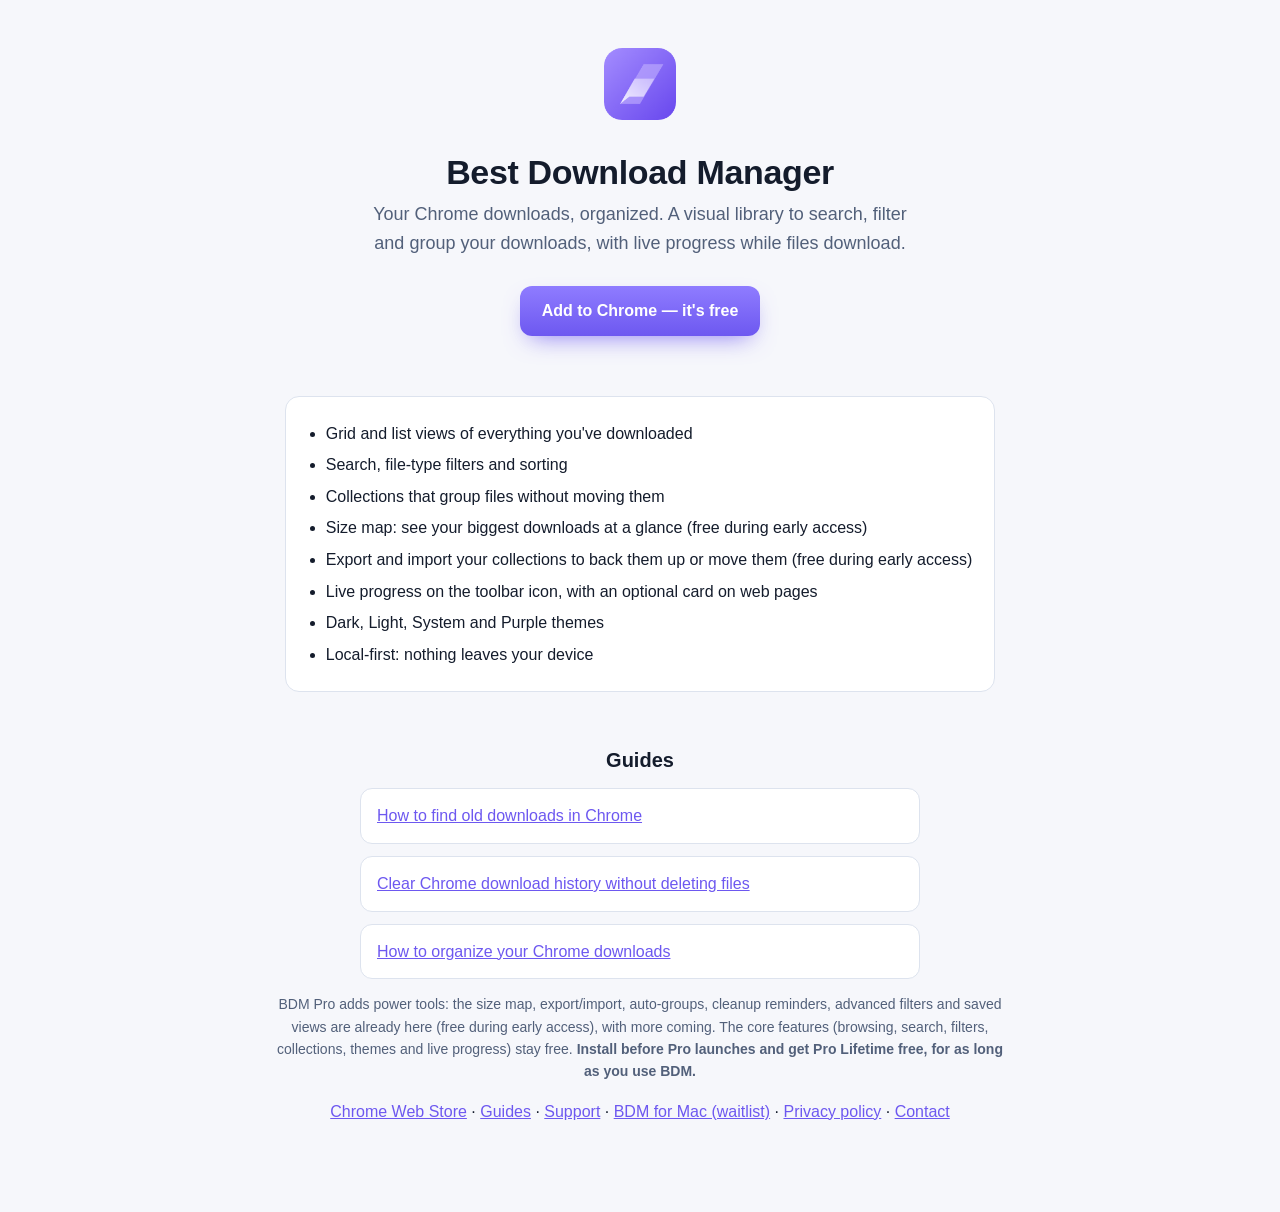
<file: index.html>
<!doctype html>
<html lang="en">
  <head>
    <meta charset="utf-8" />
    <meta name="viewport" content="width=device-width, initial-scale=1" />
    <title>Best Download Manager – Organize &amp; Search Your Chrome Downloads</title>
    <meta name="description" content="Free Chrome extension that turns your downloads into a visual library. Search, filter, group into collections and track live progress. Private." />
    <meta name="google-site-verification" content="82uPPoGm5vBWKMjY14qIDQSdeYtFdus1mgfTsUS7VfE" />
    <link rel="canonical" href="https://vescart.github.io/best-download-manager/" />
    <meta name="theme-color" content="#141235" />
    <link rel="icon" href="icon-128.png" />
    <link rel="apple-touch-icon" href="icon-128.png" />
    <meta property="og:type" content="website" />
    <meta property="og:site_name" content="Best Download Manager" />
    <meta property="og:title" content="Best Download Manager – Organize &amp; Search Your Chrome Downloads" />
    <meta property="og:description" content="Free Chrome extension that turns your downloads into a visual library. Search, filter, group into collections and track live progress. Private." />
    <meta property="og:url" content="https://vescart.github.io/best-download-manager/" />
    <meta property="og:image" content="https://vescart.github.io/best-download-manager/og-image.png" />
    <meta property="og:image:width" content="1200" />
    <meta property="og:image:height" content="630" />
    <meta property="og:image:alt" content="Best Download Manager showing Chrome downloads in a visual grid" />
    <meta name="twitter:card" content="summary_large_image" />
    <meta name="twitter:title" content="Best Download Manager – Organize &amp; Search Your Chrome Downloads" />
    <meta name="twitter:description" content="Free Chrome extension that turns your downloads into a visual library. Search, filter, group into collections and track live progress. Private." />
    <meta name="twitter:image" content="https://vescart.github.io/best-download-manager/og-image.png" />
    <script type="application/ld+json">
{
  "@context": "https://schema.org",
  "@type": "SoftwareApplication",
  "name": "Best Download Manager",
  "alternateName": "BDM",
  "description": "Free Chrome extension that turns your downloads into a visual library. Search, filter, group into collections and track live progress. Private.",
  "applicationCategory": "BrowserApplication",
  "applicationSubCategory": "Download manager",
  "operatingSystem": "Chrome",
  "browserRequirements": "Requires Google Chrome 127 or later",
  "url": "https://vescart.github.io/best-download-manager/",
  "downloadUrl": "https://chromewebstore.google.com/detail/ilhanahgdklnamhmbmidbmdobkoedjba",
  "installUrl": "https://chromewebstore.google.com/detail/ilhanahgdklnamhmbmidbmdobkoedjba",
  "image": "https://vescart.github.io/best-download-manager/og-image.png",
  "screenshot": "https://vescart.github.io/best-download-manager/og-image.png",
  "softwareVersion": "1.0.0",
  "offers": {
    "@type": "Offer",
    "price": "0",
    "priceCurrency": "USD"
  },
  "publisher": {
    "@type": "Organization",
    "name": "vescart",
    "email": "vescart.com@gmail.com"
  }
}
    </script>
    <link rel="stylesheet" href="style.css" />
  </head>
  <body>
    <main class="page center">
      <img src="icon-128.png" alt="" width="72" height="72" />
      <h1>Best Download Manager</h1>
      <p class="lead">Your Chrome downloads, organized. A visual library to search, filter and group your downloads, with live progress while files download.</p>
      <p><a class="cta" href="https://chromewebstore.google.com/detail/ilhanahgdklnamhmbmidbmdobkoedjba" target="_blank" rel="noopener">Add to Chrome — it's free</a></p>
      <ul class="features">
        <li>Grid and list views of everything you've downloaded</li>
        <li>Search, file-type filters and sorting</li>
        <li>Collections that group files without moving them</li>
        <li>Size map: see your biggest downloads at a glance (free during early access)</li>
        <li>Export and import your collections to back them up or move them (free during early access)</li>
        <li>Live progress on the toolbar icon, with an optional card on web pages</li>
        <li>Dark, Light, System and Purple themes</li>
        <li>Local-first: nothing leaves your device</li>
      </ul>
      <h2>Guides</h2>
      <ul class="guide-list" style="text-align:left;max-width:560px;margin:0 auto">
        <li><a href="guides/find-old-downloads-in-chrome.html">How to find old downloads in Chrome</a></li>
        <li><a href="guides/clear-chrome-download-history-without-deleting-files.html">Clear Chrome download history without deleting files</a></li>
        <li><a href="guides/organize-chrome-downloads.html">How to organize your Chrome downloads</a></li>
      </ul>
      <p class="muted">BDM Pro adds power tools: the size map, export/import, auto-groups, cleanup reminders, advanced filters and saved views are already here (free during early access), with more coming. The core features (browsing, search, filters, collections, themes and live progress) stay free. <strong>Install before Pro launches and get Pro Lifetime free, for as long as you use BDM.</strong></p>
      <p><a href="https://chromewebstore.google.com/detail/ilhanahgdklnamhmbmidbmdobkoedjba" target="_blank" rel="noopener">Chrome Web Store</a> · <a href="guides/">Guides</a> · <a href="support.html">Support</a> · <a href="mac.html">BDM for Mac (waitlist)</a> · <a href="privacy.html">Privacy policy</a> · <a href="mailto:vescart.com@gmail.com">Contact</a></p>
    </main>
  </body>
</html>
</file>
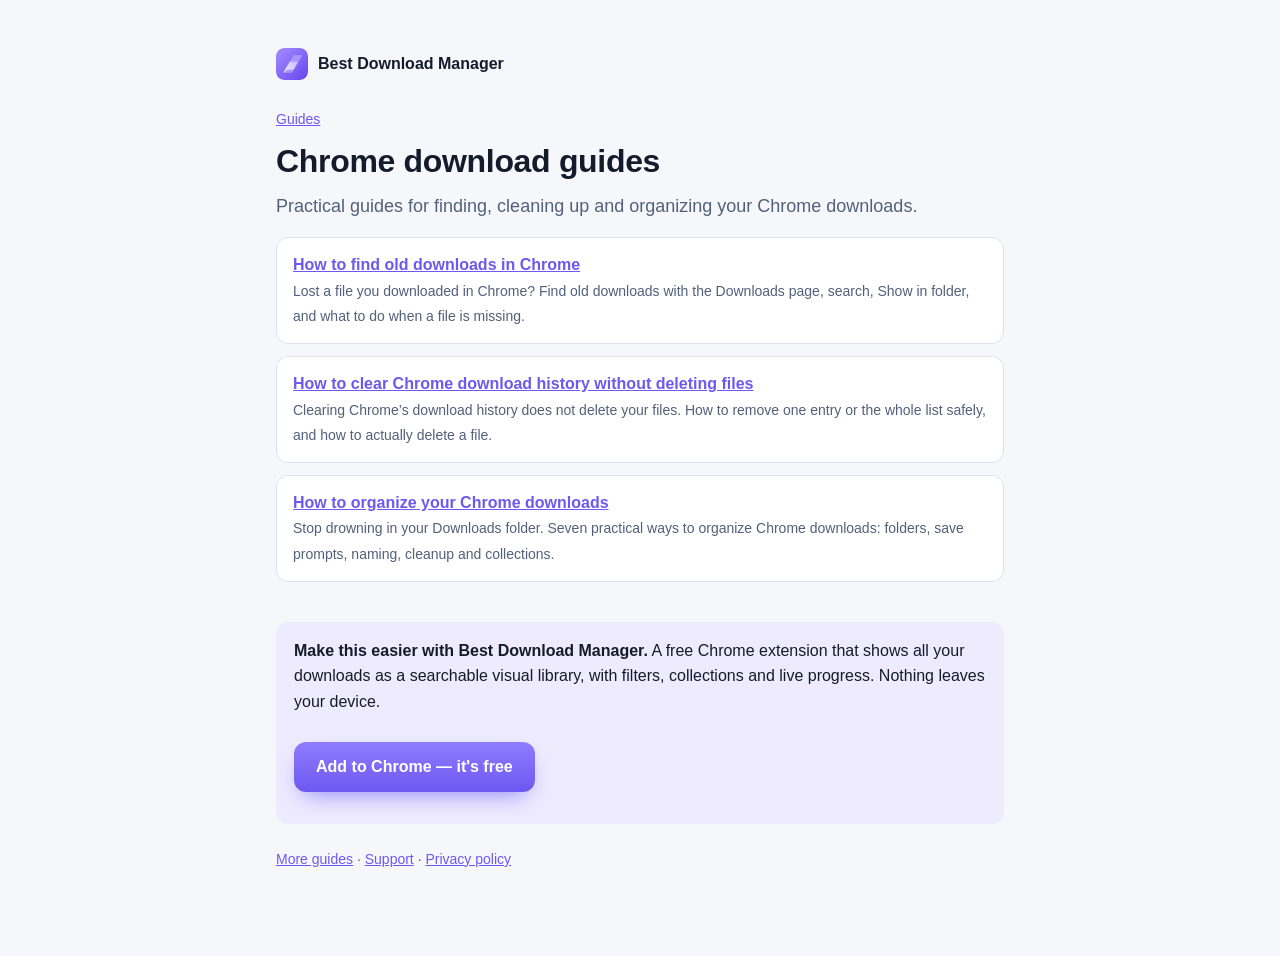
<file: guides/index.html>
<!doctype html>
<html lang="en">
  <head>
    <meta charset="utf-8" />
    <meta name="viewport" content="width=device-width, initial-scale=1" />
    <title>Chrome Download Guides | Best Download Manager</title>
    <meta name="description" content="How-to guides for Chrome downloads: find old downloads, clear download history safely, and organize your Downloads folder." />
    <link rel="canonical" href="https://vescart.github.io/best-download-manager/guides/" />
    <meta name="theme-color" content="#141235" />
    <link rel="icon" href="../icon-128.png" />
    <meta property="og:type" content="website" />
    <meta property="og:site_name" content="Best Download Manager" />
    <meta property="og:title" content="Chrome Download Guides | Best Download Manager" />
    <meta property="og:description" content="How-to guides for Chrome downloads: find old downloads, clear download history safely, and organize your Downloads folder." />
    <meta property="og:url" content="https://vescart.github.io/best-download-manager/guides/" />
    <meta property="og:image" content="https://vescart.github.io/best-download-manager/og-image.png" />
    <meta name="twitter:card" content="summary_large_image" />
    <meta name="twitter:title" content="Chrome Download Guides | Best Download Manager" />
    <meta name="twitter:description" content="How-to guides for Chrome downloads: find old downloads, clear download history safely, and organize your Downloads folder." />
    <meta name="twitter:image" content="https://vescart.github.io/best-download-manager/og-image.png" />
    <link rel="stylesheet" href="../style.css" />
  </head>
  <body>
    <main class="page article">
      <a class="brand" href="../"><img src="../icon-128.png" alt="" width="32" height="32" /> Best Download Manager</a>
      <p class="crumbs"><a href="./">Guides</a></p>
      <h1>Chrome download guides</h1>
      <p class="lead-left">Practical guides for finding, cleaning up and organizing your Chrome downloads.</p>
      <ul class="guide-list">
        <li><a href="find-old-downloads-in-chrome.html"><strong>How to find old downloads in Chrome</strong></a><br /><span class="muted">Lost a file you downloaded in Chrome? Find old downloads with the Downloads page, search, Show in folder, and what to do when a file is missing.</span></li>
        <li><a href="clear-chrome-download-history-without-deleting-files.html"><strong>How to clear Chrome download history without deleting files</strong></a><br /><span class="muted">Clearing Chrome’s download history does not delete your files. How to remove one entry or the whole list safely, and how to actually delete a file.</span></li>
        <li><a href="organize-chrome-downloads.html"><strong>How to organize your Chrome downloads</strong></a><br /><span class="muted">Stop drowning in your Downloads folder. Seven practical ways to organize Chrome downloads: folders, save prompts, naming, cleanup and collections.</span></li>
      </ul>

      <div class="callout tryit">
        <strong>Make this easier with Best Download Manager.</strong> A free Chrome extension that shows all your downloads as a searchable
        visual library, with filters, collections and live progress. Nothing leaves your device.
        <p><a class="cta" href="https://chromewebstore.google.com/detail/ilhanahgdklnamhmbmidbmdobkoedjba" target="_blank" rel="noopener">Add to Chrome — it's free</a></p>
      </div>
      <p class="muted"><a href="./">More guides</a> · <a href="../support.html">Support</a> · <a href="../privacy.html">Privacy policy</a></p>
    </main>
  </body>
</html>
</file>
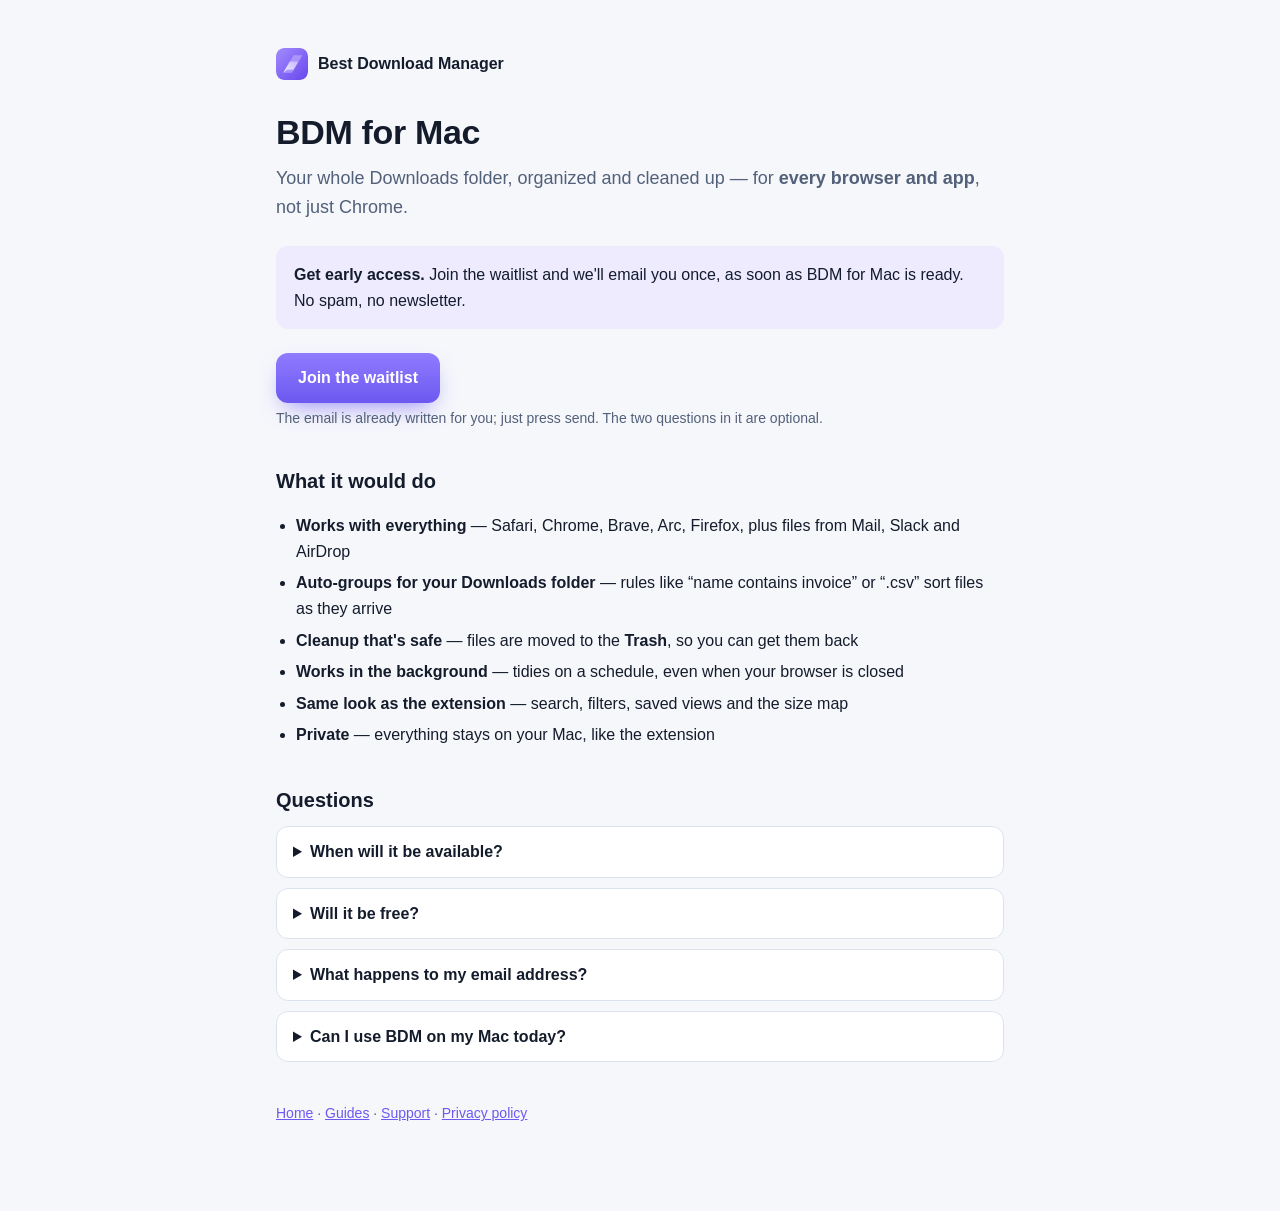
<file: mac.html>
<!doctype html>
<html lang="en">
  <head>
    <meta charset="utf-8" />
    <meta name="viewport" content="width=device-width, initial-scale=1" />
    <title>BDM for Mac – Downloads Organizer &amp; Cleaner (Waitlist)</title>
    <meta name="description" content="A Mac app that organizes and cleans up your Downloads folder for every browser and app. Join the waitlist for Best Download Manager for Mac." />
    <link rel="canonical" href="https://vescart.github.io/best-download-manager/mac.html" />
    <meta name="theme-color" content="#141235" />
    <link rel="icon" href="icon-128.png" />
    <link rel="apple-touch-icon" href="icon-128.png" />
    <meta property="og:type" content="website" />
    <meta property="og:site_name" content="Best Download Manager" />
    <meta property="og:title" content="BDM for Mac – join the waitlist" />
    <meta property="og:description" content="Organize and clean up your Downloads folder for every browser and app. Join the waitlist for Best Download Manager for Mac." />
    <meta property="og:url" content="https://vescart.github.io/best-download-manager/mac.html" />
    <meta property="og:image" content="https://vescart.github.io/best-download-manager/og-image.png" />
    <meta property="og:image:width" content="1200" />
    <meta property="og:image:height" content="630" />
    <meta property="og:image:alt" content="Best Download Manager" />
    <meta name="twitter:card" content="summary_large_image" />
    <meta name="twitter:title" content="BDM for Mac – join the waitlist" />
    <meta name="twitter:description" content="Organize and clean up your Downloads folder for every browser and app." />
    <meta name="twitter:image" content="https://vescart.github.io/best-download-manager/og-image.png" />
    <link rel="stylesheet" href="style.css" />
  </head>
  <body>
    <main class="page">
      <a class="brand" href="./"><img src="icon-128.png" alt="" width="32" height="32" /> Best Download Manager</a>

      <h1>BDM for Mac</h1>
      <p class="lead-left">
        Your whole Downloads folder, organized and cleaned up — for <strong>every browser and app</strong>, not just Chrome.
      </p>

      <div class="callout">
        <strong>Get early access.</strong> Join the waitlist and we'll email you once, as soon as BDM for Mac is ready. No spam, no
        newsletter.
      </div>

      <!-- A menu, not a plain email link: a mailto link does nothing when no email app is set up. -->
      <details class="join">
        <summary class="cta">Join the waitlist</summary>
        <div class="join-menu">
          <p class="join-hint">Send us a one-line email — choose how:</p>
          <a class="join-opt" href="https://mail.google.com/mail/?view=cm&amp;fs=1&amp;to=vescart.com%40gmail.com&amp;su=BDM%20for%20Mac%20waitlist&amp;body=Please%20add%20me%20to%20the%20BDM%20for%20Mac%20waitlist.%0A%0ABrowsers%20I%20use%3A%20%0AWhat%20I%27d%20want%20it%20to%20do%3A%20%0A" target="_blank" rel="noopener"><strong>Gmail</strong><span>Opens a ready-to-send email in Gmail</span></a>
          <a class="join-opt" href="https://outlook.live.com/mail/0/deeplink/compose?to=vescart.com%40gmail.com&amp;subject=BDM%20for%20Mac%20waitlist&amp;body=Please%20add%20me%20to%20the%20BDM%20for%20Mac%20waitlist.%0A%0ABrowsers%20I%20use%3A%20%0AWhat%20I%27d%20want%20it%20to%20do%3A%20%0A" target="_blank" rel="noopener"><strong>Outlook</strong><span>Opens a ready-to-send email in Outlook.com</span></a>
          <a class="join-opt" href="mailto:vescart.com@gmail.com?subject=BDM%20for%20Mac%20waitlist&amp;body=Please%20add%20me%20to%20the%20BDM%20for%20Mac%20waitlist.%0A%0ABrowsers%20I%20use%3A%20%0AWhat%20I%27d%20want%20it%20to%20do%3A%20%0A"><strong>Email app</strong><span>Apple Mail, Outlook for Mac or your default app</span></a>
          <button type="button" class="join-opt" id="copy-email"><strong>Copy the address</strong><span id="copy-status">vescart.com@gmail.com · subject “BDM for Mac waitlist”</span></button>
        </div>
      </details>
      <p class="muted" style="margin-top:4px">The email is already written for you; just press send. The two questions in it are optional.</p>

      <h2>What it would do</h2>
      <ul>
        <li><strong>Works with everything</strong> — Safari, Chrome, Brave, Arc, Firefox, plus files from Mail, Slack and AirDrop</li>
        <li><strong>Auto-groups for your Downloads folder</strong> — rules like “name contains invoice” or “.csv” sort files as they arrive</li>
        <li><strong>Cleanup that's safe</strong> — files are moved to the <strong>Trash</strong>, so you can get them back</li>
        <li><strong>Works in the background</strong> — tidies on a schedule, even when your browser is closed</li>
        <li><strong>Same look as the extension</strong> — search, filters, saved views and the size map</li>
        <li><strong>Private</strong> — everything stays on your Mac, like the extension</li>
      </ul>

      <h2>Questions</h2>
      <details>
        <summary>When will it be available?</summary>
        <p>There's no release date yet. Everyone on the waitlist hears first and gets early access.</p>
      </details>
      <details>
        <summary>Will it be free?</summary>
        <p>Pricing isn't decided. The Chrome extension stays available either way, and its core features stay free.</p>
      </details>
      <details>
        <summary>What happens to my email address?</summary>
        <p>
          It's used only to tell you when BDM for Mac launches. It's never shared or sold. Reply “remove me” at any time and we'll delete it.
          See the <a href="privacy.html">privacy policy</a>.
        </p>
      </details>
      <details>
        <summary>Can I use BDM on my Mac today?</summary>
        <p>
          Yes — the <a href="https://chromewebstore.google.com/detail/ilhanahgdklnamhmbmidbmdobkoedjba" target="_blank" rel="noopener">Chrome
          extension</a> works on Mac in Chrome, Brave, Arc and other Chromium browsers.
        </p>
      </details>

      <p class="muted" style="margin-top:40px">
        <a href="./">Home</a> · <a href="guides/">Guides</a> · <a href="support.html">Support</a> · <a href="privacy.html">Privacy policy</a>
      </p>
    </main>
    <script>
      // Copy the address for people who'd rather write the email themselves.
      document.getElementById('copy-email').addEventListener('click', async () => {
        const status = document.getElementById('copy-status')
        try {
          await navigator.clipboard.writeText('vescart.com@gmail.com')
          status.textContent = 'Copied vescart.com@gmail.com · subject “BDM for Mac waitlist”'
        } catch {
          status.textContent = 'Email vescart.com@gmail.com · subject “BDM for Mac waitlist”'
        }
      })
    </script>
  </body>
</html>
</file>
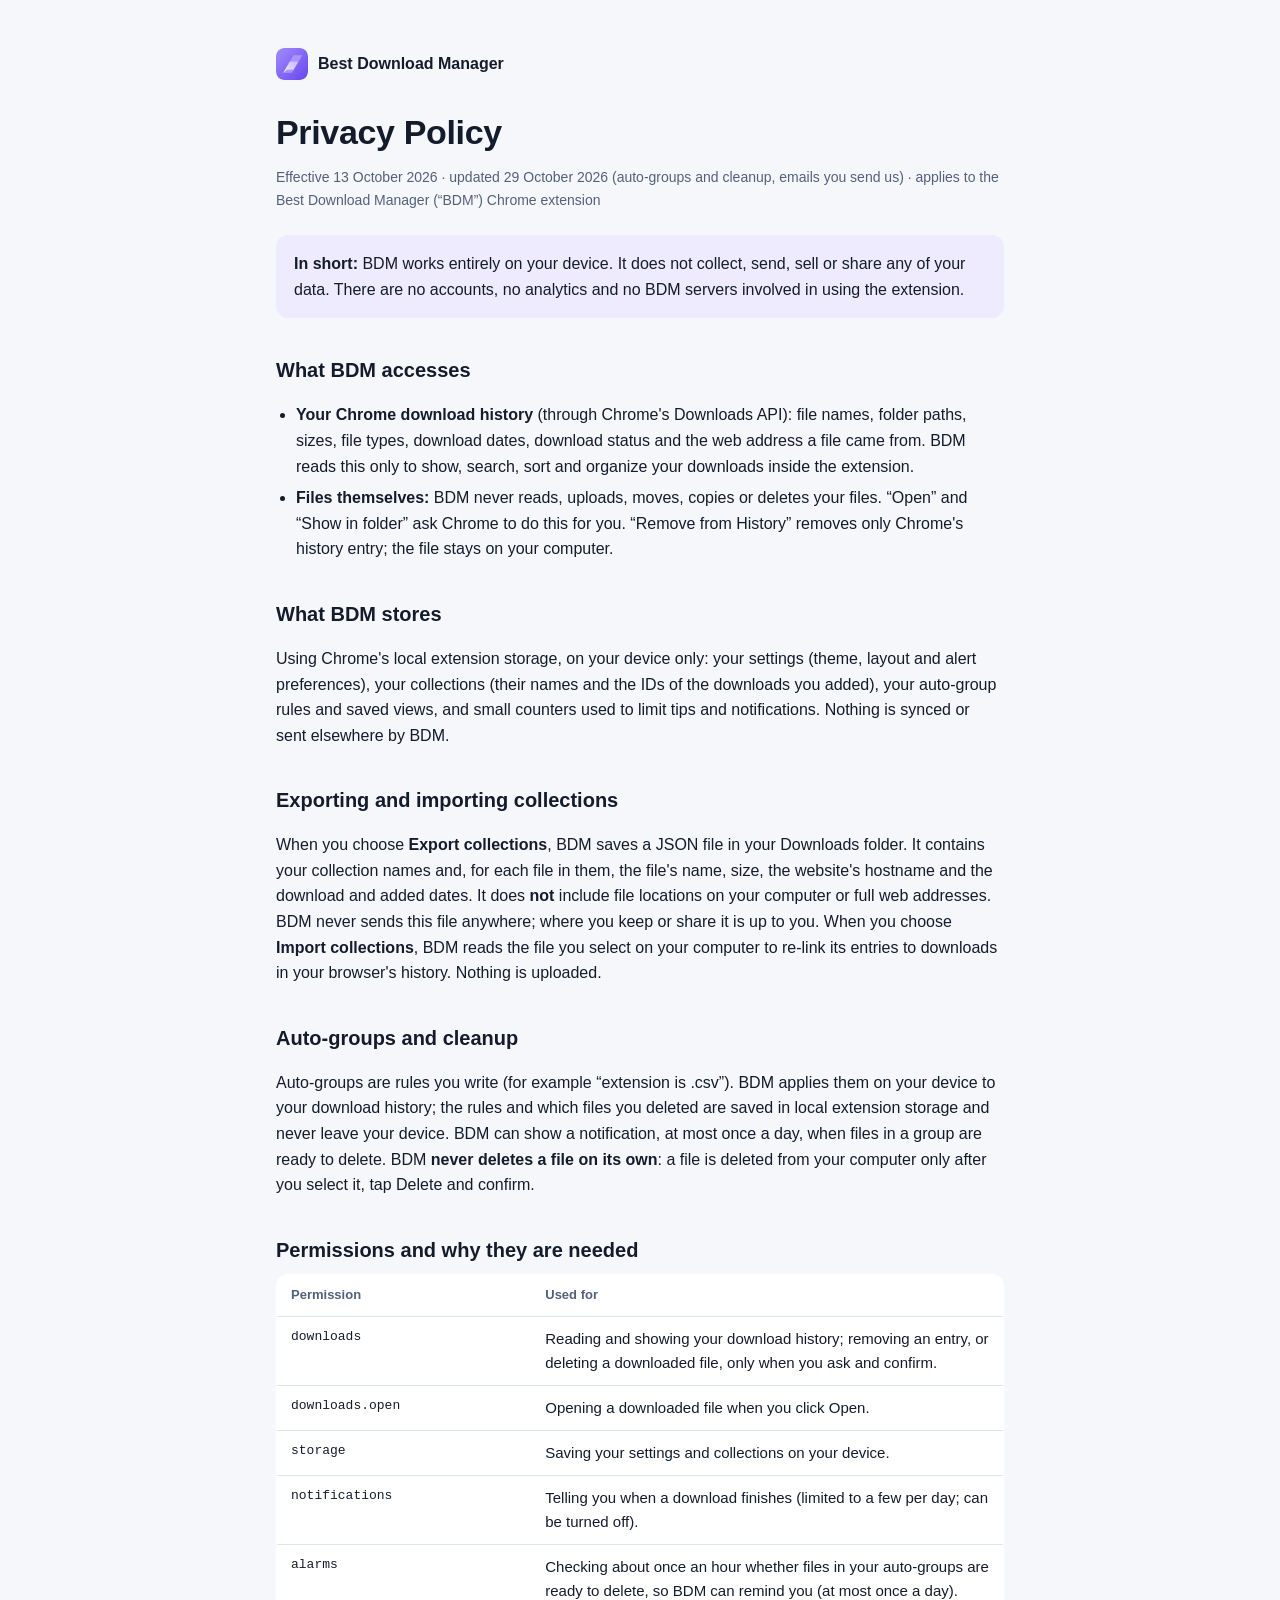
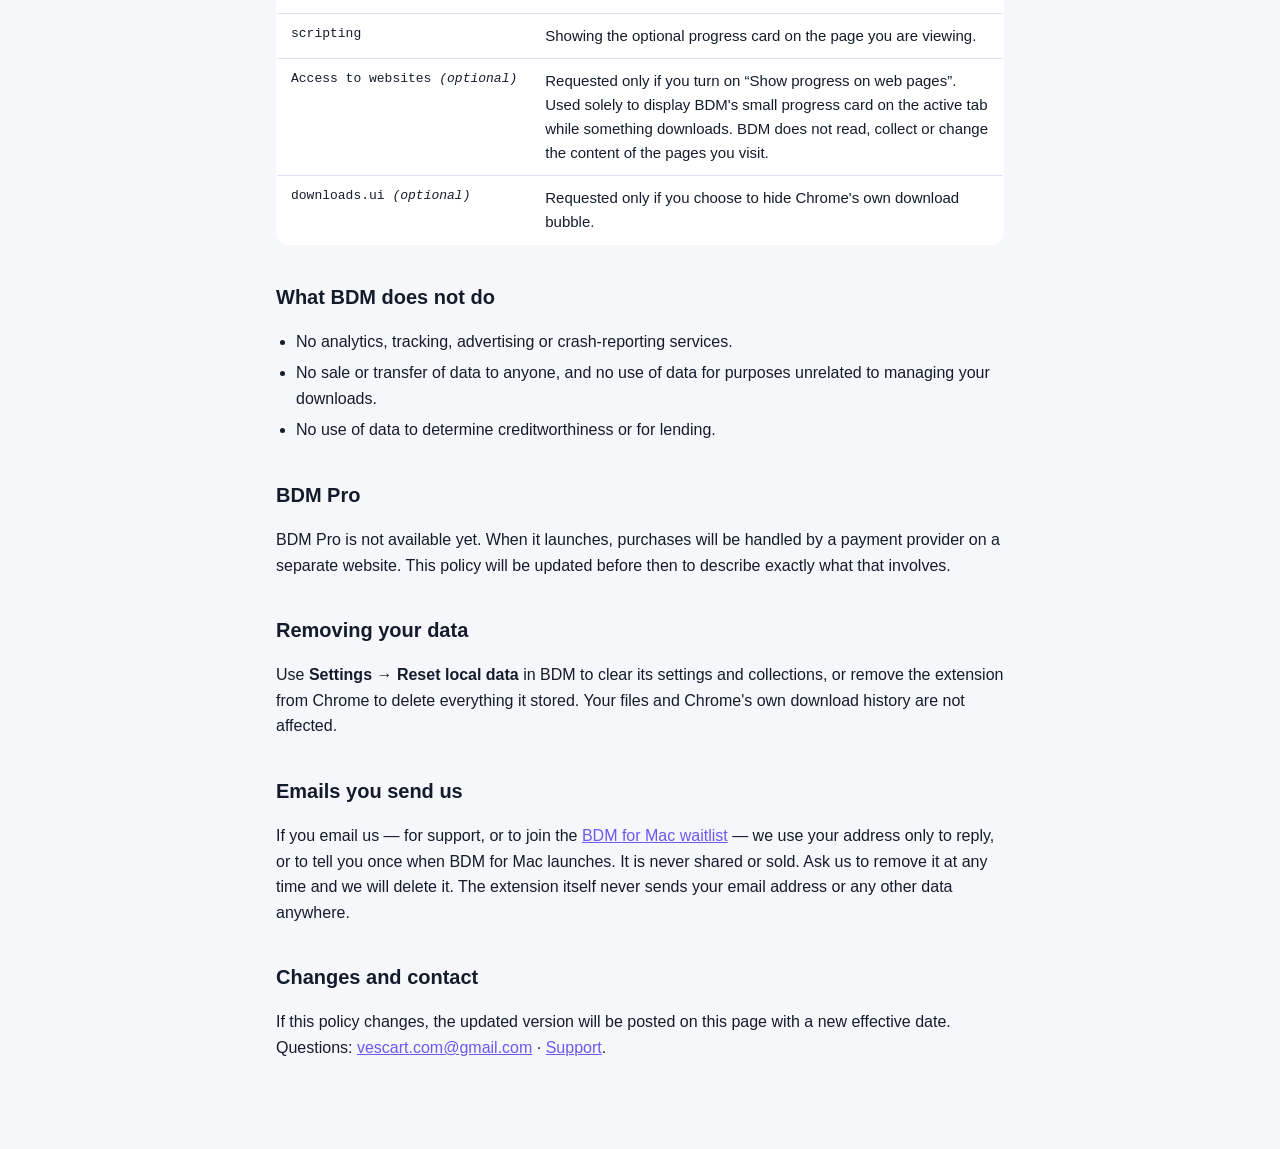
<file: privacy.html>
<!doctype html>
<html lang="en">
  <head>
    <meta charset="utf-8" />
    <meta name="viewport" content="width=device-width, initial-scale=1" />
    <title>Privacy Policy – Best Download Manager</title>
    <meta name="description" content="Best Download Manager keeps your download history on your device. No accounts, no analytics, no servers. See exactly what it accesses and why." />
    <link rel="canonical" href="https://vescart.github.io/best-download-manager/privacy.html" />
    <meta name="theme-color" content="#141235" />
    <link rel="icon" href="icon-128.png" />
    <link rel="apple-touch-icon" href="icon-128.png" />
    <meta property="og:type" content="website" />
    <meta property="og:site_name" content="Best Download Manager" />
    <meta property="og:title" content="Privacy Policy – Best Download Manager" />
    <meta property="og:description" content="Best Download Manager keeps your download history on your device. No accounts, no analytics, no servers. See exactly what it accesses and why." />
    <meta property="og:url" content="https://vescart.github.io/best-download-manager/privacy.html" />
    <meta property="og:image" content="https://vescart.github.io/best-download-manager/og-image.png" />
    <meta property="og:image:width" content="1200" />
    <meta property="og:image:height" content="630" />
    <meta property="og:image:alt" content="Best Download Manager showing Chrome downloads in a visual grid" />
    <meta name="twitter:card" content="summary_large_image" />
    <meta name="twitter:title" content="Privacy Policy – Best Download Manager" />
    <meta name="twitter:description" content="Best Download Manager keeps your download history on your device. No accounts, no analytics, no servers. See exactly what it accesses and why." />
    <meta name="twitter:image" content="https://vescart.github.io/best-download-manager/og-image.png" />
    <link rel="stylesheet" href="style.css" />
  </head>
  <body>
    <main class="page">
      <a class="brand" href="./"><img src="icon-128.png" alt="" width="32" height="32" /> Best Download Manager</a>

      <h1>Privacy Policy</h1>
      <p class="muted">Effective 13 October 2026 · updated 29 October 2026 (auto-groups and cleanup, emails you send us) · applies to the Best Download Manager (“BDM”) Chrome extension</p>

      <div class="callout">
        <strong>In short:</strong> BDM works entirely on your device. It does not collect, send, sell or share any of your data. There are no
        accounts, no analytics and no BDM servers involved in using the extension.
      </div>

      <h2>What BDM accesses</h2>
      <ul>
        <li>
          <strong>Your Chrome download history</strong> (through Chrome's Downloads API): file names, folder paths, sizes, file types, download
          dates, download status and the web address a file came from. BDM reads this only to show, search, sort and organize your downloads
          inside the extension.
        </li>
        <li>
          <strong>Files themselves:</strong> BDM never reads, uploads, moves, copies or deletes your files. “Open” and “Show in folder” ask Chrome
          to do this for you. “Remove from History” removes only Chrome's history entry; the file stays on your computer.
        </li>
      </ul>

      <h2>What BDM stores</h2>
      <p>
        Using Chrome's local extension storage, on your device only: your settings (theme, layout and alert preferences), your collections
        (their names and the IDs of the downloads you added), your auto-group rules and saved views, and small counters used to limit tips and notifications. Nothing is synced or
        sent elsewhere by BDM.
      </p>

      <h2>Exporting and importing collections</h2>
      <p>
        When you choose <strong>Export collections</strong>, BDM saves a JSON file in your Downloads folder. It contains your collection names and, for
        each file in them, the file's name, size, the website's hostname and the download and added dates. It does <strong>not</strong> include file
        locations on your computer or full web addresses. BDM never sends this file anywhere; where you keep or share it is up to you. When you
        choose <strong>Import collections</strong>, BDM reads the file you select on your computer to re-link its entries to downloads in your browser's
        history. Nothing is uploaded.
      </p>

      <h2>Auto-groups and cleanup</h2>
      <p>
        Auto-groups are rules you write (for example “extension is .csv”). BDM applies them on your device to your download history; the rules and
        which files you deleted are saved in local extension storage and never leave your device. BDM can show a notification, at most
        once a day, when files in a group are ready to delete. BDM <strong>never deletes a file on its own</strong>: a file is deleted from your
        computer only after you select it, tap Delete and confirm.
      </p>

      <h2>Permissions and why they are needed</h2>
      <table>
        <tr><th>Permission</th><th>Used for</th></tr>
        <tr><td>downloads</td><td>Reading and showing your download history; removing an entry, or deleting a downloaded file, only when you ask and confirm.</td></tr>
        <tr><td>downloads.open</td><td>Opening a downloaded file when you click Open.</td></tr>
        <tr><td>storage</td><td>Saving your settings and collections on your device.</td></tr>
        <tr><td>notifications</td><td>Telling you when a download finishes (limited to a few per day; can be turned off).</td></tr>
        <tr><td>alarms</td><td>Checking about once an hour whether files in your auto-groups are ready to delete, so BDM can remind you (at most once a day).</td></tr>
        <tr><td>scripting</td><td>Showing the optional progress card on the page you are viewing.</td></tr>
        <tr>
          <td>Access to websites <em>(optional)</em></td>
          <td>
            Requested only if you turn on “Show progress on web pages”. Used solely to display BDM's small progress card on the active tab while
            something downloads. BDM does not read, collect or change the content of the pages you visit.
          </td>
        </tr>
        <tr><td>downloads.ui <em>(optional)</em></td><td>Requested only if you choose to hide Chrome's own download bubble.</td></tr>
      </table>

      <h2>What BDM does not do</h2>
      <ul>
        <li>No analytics, tracking, advertising or crash-reporting services.</li>
        <li>No sale or transfer of data to anyone, and no use of data for purposes unrelated to managing your downloads.</li>
        <li>No use of data to determine creditworthiness or for lending.</li>
      </ul>

      <h2>BDM Pro</h2>
      <p>
        BDM Pro is not available yet. When it launches, purchases will be handled by a payment provider on a separate website. This policy will
        be updated before then to describe exactly what that involves.
      </p>

      <h2>Removing your data</h2>
      <p>
        Use <strong>Settings → Reset local data</strong> in BDM to clear its settings and collections, or remove the extension from Chrome to
        delete everything it stored. Your files and Chrome's own download history are not affected.
      </p>

      <h2>Emails you send us</h2>
      <p>
        If you email us — for support, or to join the <a href="mac.html">BDM for Mac waitlist</a> — we use your address only to reply, or to
        tell you once when BDM for Mac launches. It is never shared or sold. Ask us to remove it at any time and we will delete it.
        The extension itself never sends your email address or any other data anywhere.
      </p>

      <h2>Changes and contact</h2>
      <p>
        If this policy changes, the updated version will be posted on this page with a new effective date. Questions:
        <a href="mailto:vescart.com@gmail.com">vescart.com@gmail.com</a> · <a href="support.html">Support</a>.
      </p>
    </main>
  </body>
</html>
</file>
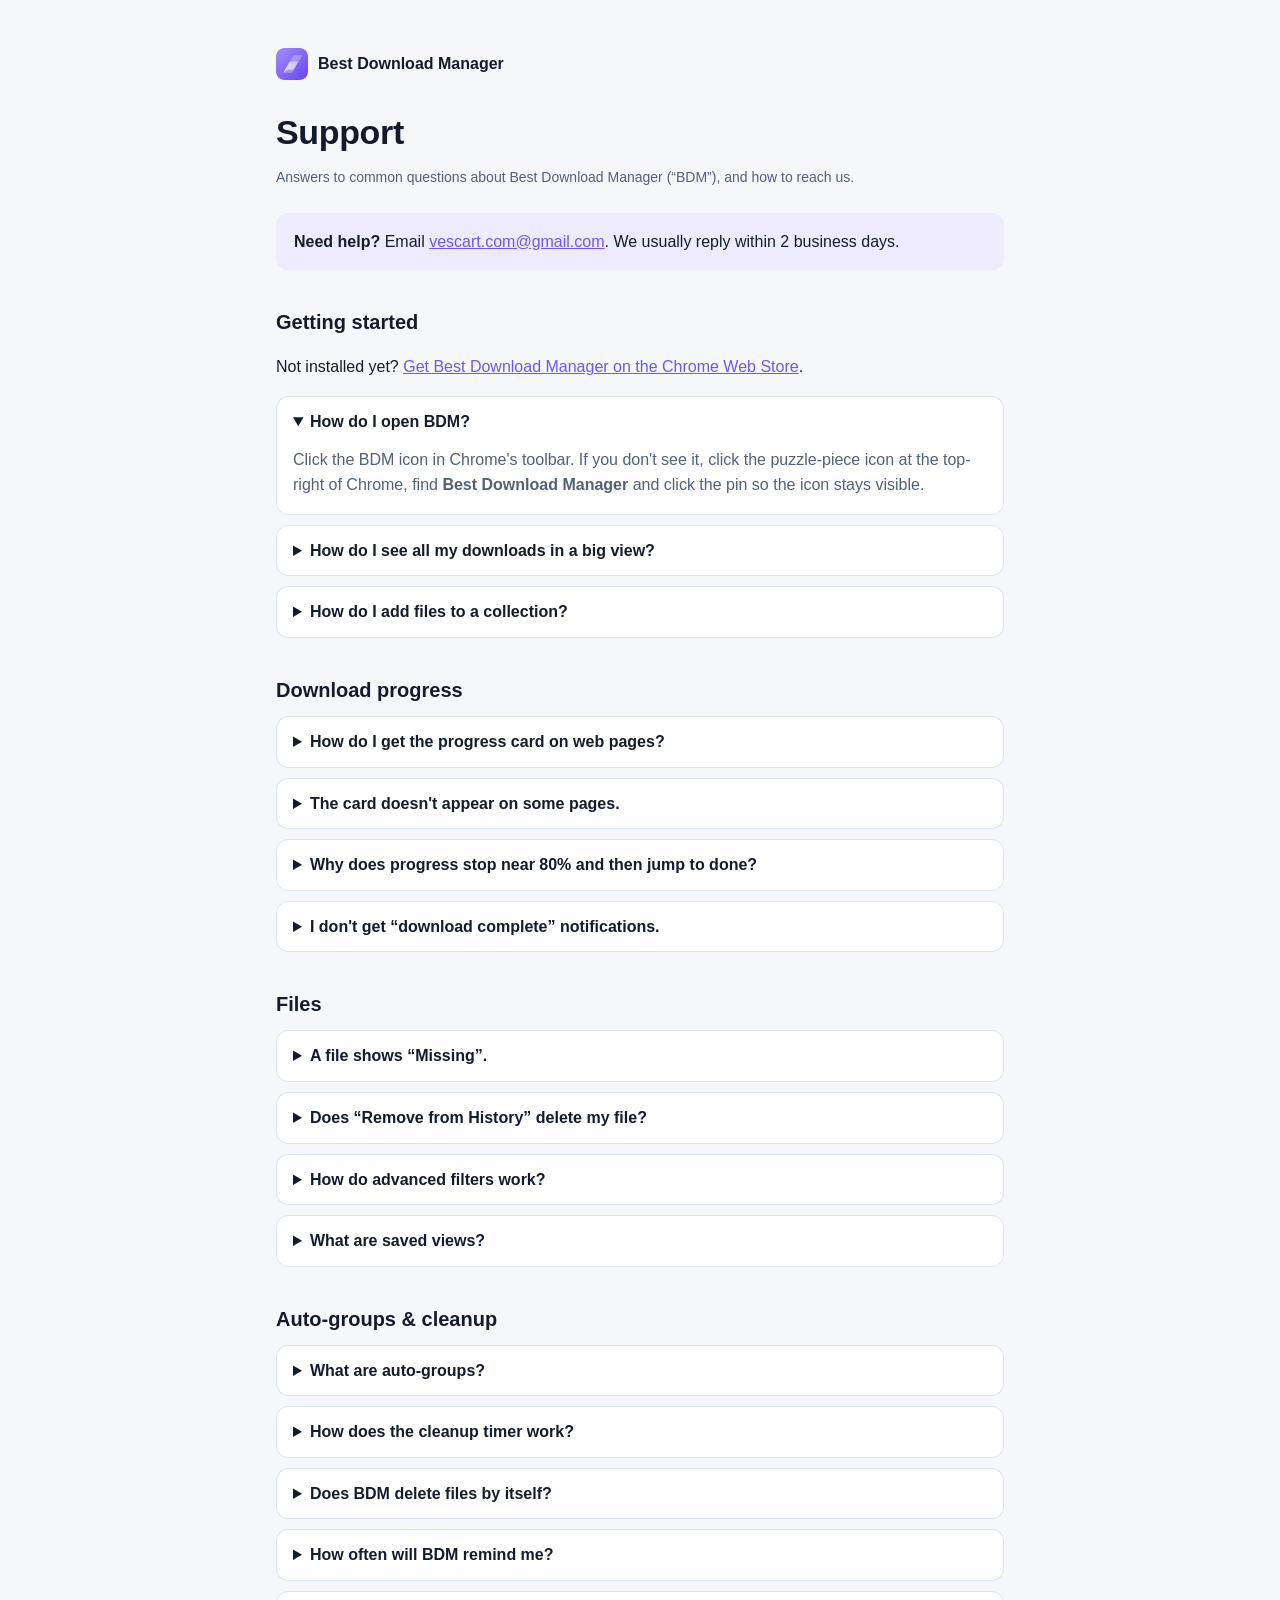
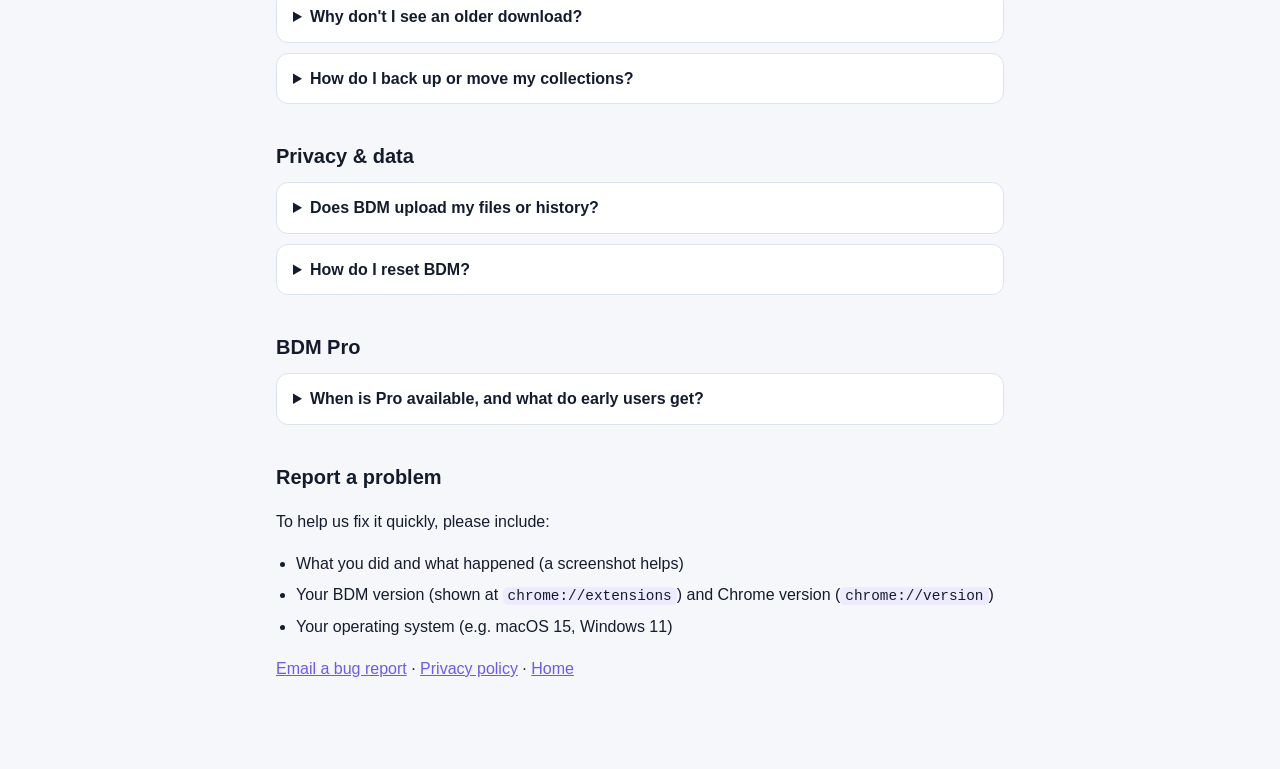
<file: support.html>
<!doctype html>
<html lang="en">
  <head>
    <meta charset="utf-8" />
    <meta name="viewport" content="width=device-width, initial-scale=1" />
    <title>Support &amp; FAQ – Best Download Manager</title>
    <meta name="description" content="Help for Best Download Manager: pinning the extension, progress cards, missing files, collections, privacy and how to report a problem." />
    <link rel="canonical" href="https://vescart.github.io/best-download-manager/support.html" />
    <meta name="theme-color" content="#141235" />
    <link rel="icon" href="icon-128.png" />
    <link rel="apple-touch-icon" href="icon-128.png" />
    <meta property="og:type" content="website" />
    <meta property="og:site_name" content="Best Download Manager" />
    <meta property="og:title" content="Support &amp; FAQ – Best Download Manager" />
    <meta property="og:description" content="Help for Best Download Manager: pinning the extension, progress cards, missing files, collections, privacy and how to report a problem." />
    <meta property="og:url" content="https://vescart.github.io/best-download-manager/support.html" />
    <meta property="og:image" content="https://vescart.github.io/best-download-manager/og-image.png" />
    <meta property="og:image:width" content="1200" />
    <meta property="og:image:height" content="630" />
    <meta property="og:image:alt" content="Best Download Manager showing Chrome downloads in a visual grid" />
    <meta name="twitter:card" content="summary_large_image" />
    <meta name="twitter:title" content="Support &amp; FAQ – Best Download Manager" />
    <meta name="twitter:description" content="Help for Best Download Manager: pinning the extension, progress cards, missing files, collections, privacy and how to report a problem." />
    <meta name="twitter:image" content="https://vescart.github.io/best-download-manager/og-image.png" />
    <link rel="stylesheet" href="style.css" />
  </head>
  <body>
    <main class="page">
      <a class="brand" href="./"><img src="icon-128.png" alt="" width="32" height="32" /> Best Download Manager</a>

      <h1>Support</h1>
      <p class="muted">Answers to common questions about Best Download Manager (“BDM”), and how to reach us.</p>

      <div class="callout">
        <strong>Need help?</strong> Email <a href="mailto:vescart.com@gmail.com?subject=BDM%20support">vescart.com@gmail.com</a>. We usually
        reply within 2 business days.
      </div>

      <h2>Getting started</h2>
      <p>Not installed yet? <a href="https://chromewebstore.google.com/detail/ilhanahgdklnamhmbmidbmdobkoedjba" target="_blank" rel="noopener">Get Best Download Manager on the Chrome Web Store</a>.</p>
      <details open>
        <summary>How do I open BDM?</summary>
        <p>
          Click the BDM icon in Chrome's toolbar. If you don't see it, click the puzzle-piece icon at the top-right of Chrome, find
          <strong>Best Download Manager</strong> and click the pin so the icon stays visible.
        </p>
      </details>
      <details>
        <summary>How do I see all my downloads in a big view?</summary>
        <p>Click the expand icon (↗) next to the Pro badge in the popup, or “View all”. Use the shrink icon to go back to the compact view.</p>
      </details>
      <details>
        <summary>How do I add files to a collection?</summary>
        <p>
          Click the ⋮ menu on any file and choose <strong>Add to Collection</strong>, or choose <strong>Select</strong> to pick several files
          at once. Collections only keep references: your files are never moved or copied.
        </p>
      </details>

      <h2>Download progress</h2>
      <details>
        <summary>How do I get the progress card on web pages?</summary>
        <p>
          Open BDM → <strong>Settings → Download alerts</strong> and turn on <strong>Show progress on web pages</strong>. Chrome will ask to allow
          access to sites; BDM uses it only to show this card. The toolbar icon shows progress either way.
        </p>
      </details>
      <details>
        <summary>The card doesn't appear on some pages.</summary>
        <p>
          Chrome doesn't let extensions show anything on its own pages: the New Tab page, <code>chrome://</code> pages, the Chrome Web Store and
          Chrome's built-in PDF viewer. The progress on the toolbar icon still works there.
        </p>
      </details>
      <details>
        <summary>Why does progress stop near 80% and then jump to done?</summary>
        <p>
          Chrome reports download progress unevenly and sometimes doesn't know a file's total size. BDM shows a smooth estimate that holds below
          100% until Chrome confirms the download is complete, so “done” always means done.
        </p>
      </details>
      <details>
        <summary>I don't get “download complete” notifications.</summary>
        <p>
          Notifications are only used while BDM isn't pinned and page cards are off (at most 3 a day). Also check that notifications for Google
          Chrome are allowed in your computer's settings (on a Mac: System Settings → Notifications → Google Chrome).
        </p>
      </details>

      <h2>Files</h2>
      <details>
        <summary>A file shows “Missing”.</summary>
        <p>
          The file was moved, renamed or deleted after downloading, so Chrome can't find it any more. BDM keeps the entry so you can see what it
          was; use <strong>Remove from History</strong> to clear it.
        </p>
      </details>
      <details>
        <summary>Does “Remove from History” delete my file?</summary>
        <p>No. It only removes the entry from Chrome's download history. The file stays on your computer.</p>
      </details>

      <details>
        <summary>How do advanced filters work?</summary>
        <p>
          Tap the filter button next to Sort. Narrow your downloads by <strong>size</strong>, <strong>when you downloaded them</strong>,
          <strong>website</strong> and <strong>extension</strong>. Filters combine with each other and with the search box and the type buttons, and the
          panel shows how many files match as you go. Nothing leaves your device.
        </p>
      </details>

      <details>
        <summary>What are saved views?</summary>
        <p>
          A saved view remembers a search together with its type, size, date, website and extension filters (and, if you want, the sort order) under a
          name you choose. Set up the search, tap <strong>Save</strong> under the search box, and it appears as a one-tap chip. Views store the
          criteria, not specific files, so new matching downloads show up automatically. If you change a view after opening it, tap
          <strong>Update</strong> to keep the change. Deleting a view never touches your files.
        </p>
      </details>

      <h2>Auto-groups & cleanup</h2>
      <details>
        <summary>What are auto-groups?</summary>
        <p>
          A group with rules, such as “name contains flipkart label”, “extension is .csv” or “comes from amazon.in”. New downloads that match a rule
          join the group by themselves, and you can also add the matching files you downloaded earlier. Open <strong>Groups → New auto-group</strong>.
          They are separate from collections, which you fill by hand.
        </p>
      </details>
      <details>
        <summary>How does the cleanup timer work?</summary>
        <p>
          Give a group a timer (1, 3, 7 days or your own). That many days after a file finishes downloading, it moves to
          <strong>Cleanup → Ready to delete</strong>. Files still waiting are listed under <strong>Scheduled</strong> with a countdown. Select
          files (or Select all) and delete them from either list, so you never have to wait for the timer. Tap a group to see all of its files.
          Files stay in their list until you delete them.
        </p>
      </details>
      <details>
        <summary>Does BDM delete files by itself?</summary>
        <p>
          Never. Files are only deleted after you select them, tap <strong>Delete</strong> and tick “I understand”. That removes the file from
          its folder for good (BDM cannot bring it back) and clears it from the browser's download history. Cancel leaves everything as it was.
        </p>
      </details>
      <details>
        <summary>How often will BDM remind me?</summary>
        <p>
          At most one notification a day, plus a red number on the Cleanup tab and a strip at the top of the popup. Turn reminders off for one group
          (in the group's settings) or for everything in <strong>Settings → Cleanup reminders</strong>.
        </p>
      </details>
      <details>
        <summary>Why don't I see an older download?</summary>
        <p>
          BDM shows your most recent downloads, up to the limit in <strong>Settings → Show up to</strong> (500 by default). Raise it to see more.
          Downloads you cleared from Chrome's history can't be shown.
        </p>
      </details>

      <details>
        <summary>How do I back up or move my collections?</summary>
        <p>
          Open BDM → <strong>Settings → Export collections</strong> (or the ⋯ menu in the Collections tab). A file named like
          <code>bdm-collections-2026-10-20.json</code> is saved to your Downloads folder. On the other computer (or after clearing your history), choose
          <strong>Import collections</strong>. It opens a page where you pick the file and preview what will happen before anything changes.
        </p>
        <p>
          BDM re-links each entry to a file in <em>that browser's download history</em> with the same name and size, so files that aren't in that
          history are skipped (you'll see which). Collections with the same name are merged and nothing is deleted.
        </p>
      </details>

      <h2>Privacy & data</h2>
      <details>
        <summary>Does BDM upload my files or history?</summary>
        <p>
          No. Everything stays on your device. See the <a href="privacy.html">privacy policy</a> for details.
        </p>
      </details>
      <details>
        <summary>How do I reset BDM?</summary>
        <p>
          <strong>Settings → Reset local data</strong> clears BDM's settings and collections. Your files and Chrome's download history are not
          affected.
        </p>
      </details>

      <h2>BDM Pro</h2>
      <details>
        <summary>When is Pro available, and what do early users get?</summary>
        <p>
          All Pro features are built, and they are free for everyone during early access. Paid plans come later, so there is nothing to buy yet. The <strong>size map</strong>,
          <strong>export / import of collections</strong>, <strong>auto-groups</strong>, <strong>cleanup reminders</strong>, <strong>advanced filters</strong> and <strong>saved views</strong> are available now. The core features (browsing, search, filters, collections, themes and live progress) stay free.
        </p>
        <p>
          <strong>Early supporters:</strong> everyone who installs BDM before Pro launches gets <strong>Pro Lifetime free, for as long as you use
          BDM</strong>. We'll announce the launch date in advance. Planned prices may change before launch.
        </p>
      </details>

      <h2>Report a problem</h2>
      <p>To help us fix it quickly, please include:</p>
      <ul>
        <li>What you did and what happened (a screenshot helps)</li>
        <li>Your BDM version (shown at <code>chrome://extensions</code>) and Chrome version (<code>chrome://version</code>)</li>
        <li>Your operating system (e.g. macOS 15, Windows 11)</li>
      </ul>
      <p>
        <a href="mailto:vescart.com@gmail.com?subject=BDM%20bug%20report">Email a bug report</a> · <a href="privacy.html">Privacy policy</a> ·
        <a href="./">Home</a>
      </p>
    </main>
  </body>
</html>
</file>
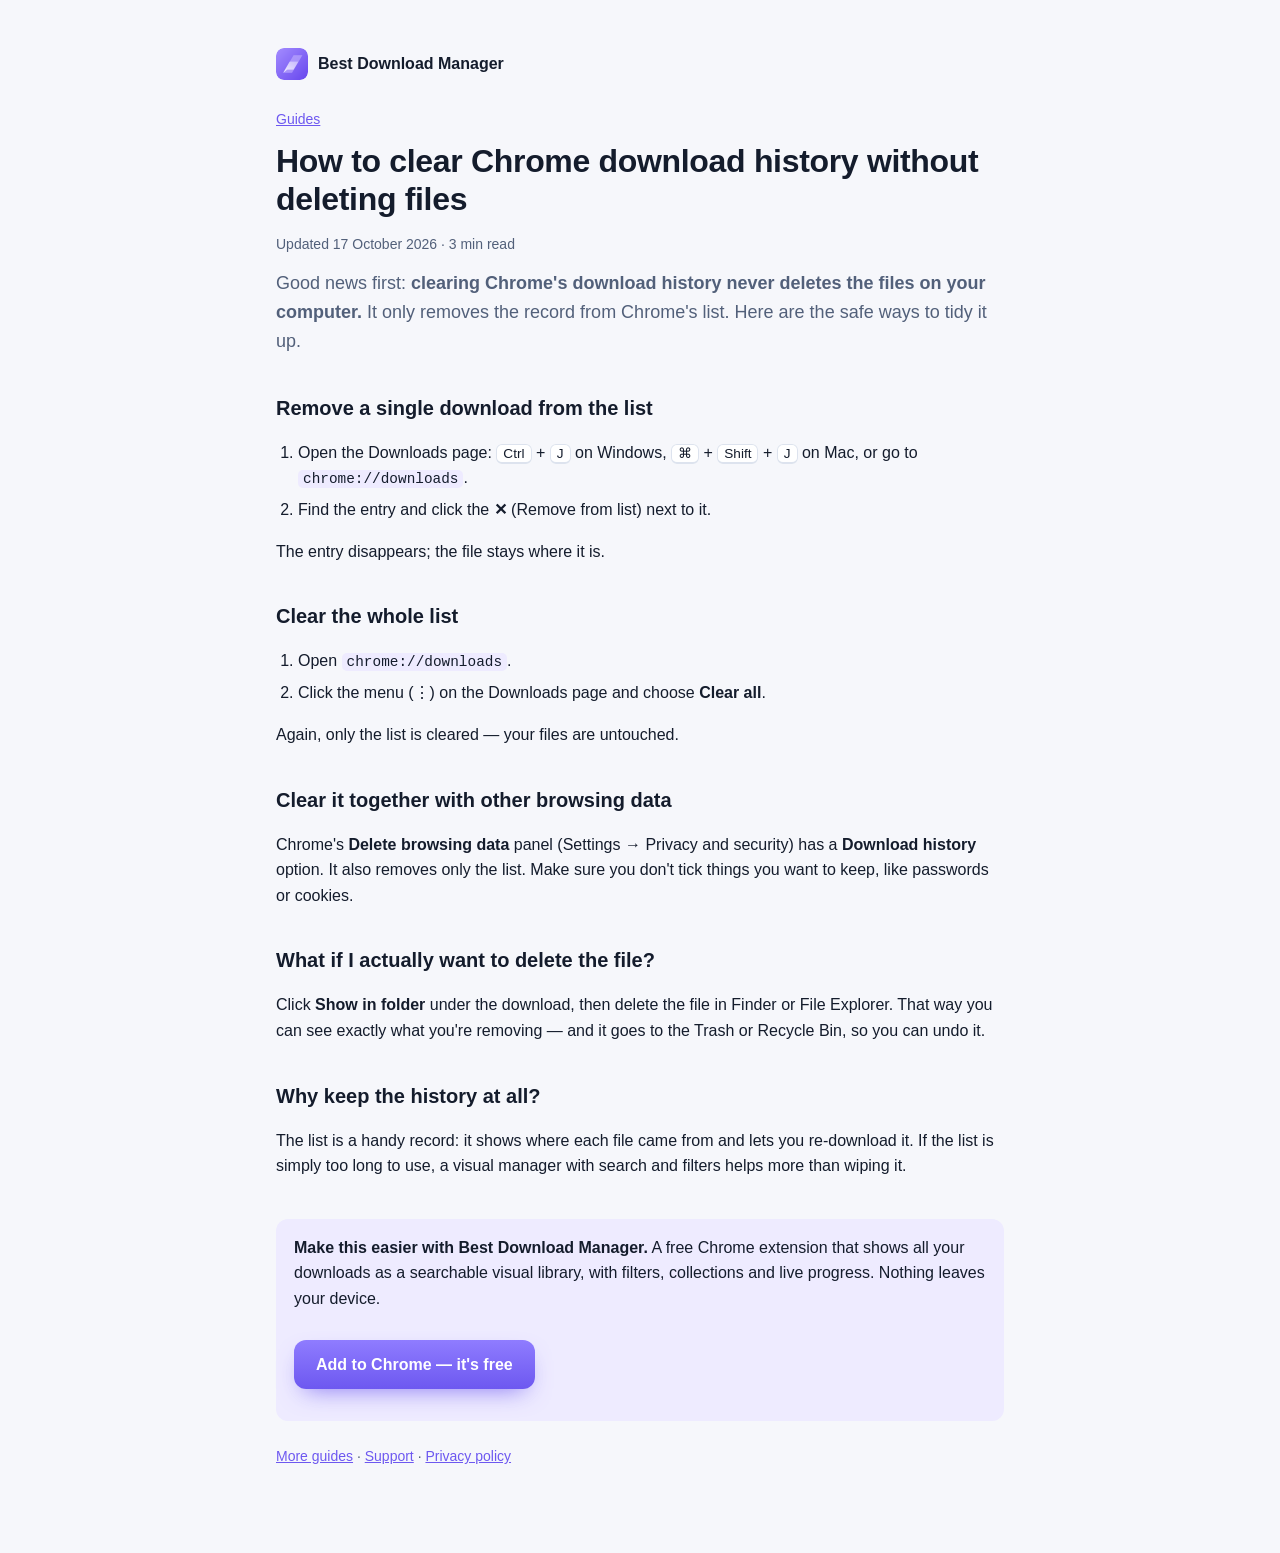
<file: guides/clear-chrome-download-history-without-deleting-files.html>
<!doctype html>
<html lang="en">
  <head>
    <meta charset="utf-8" />
    <meta name="viewport" content="width=device-width, initial-scale=1" />
    <title>Clear Chrome Download History Without Deleting Files | BDM</title>
    <meta name="description" content="Clearing Chrome’s download history does not delete your files. How to remove one entry or the whole list safely, and how to actually delete a file." />
    <link rel="canonical" href="https://vescart.github.io/best-download-manager/guides/clear-chrome-download-history-without-deleting-files.html" />
    <meta name="theme-color" content="#141235" />
    <link rel="icon" href="../icon-128.png" />
    <meta property="og:type" content="article" />
    <meta property="og:site_name" content="Best Download Manager" />
    <meta property="og:title" content="Clear Chrome Download History Without Deleting Files | BDM" />
    <meta property="og:description" content="Clearing Chrome’s download history does not delete your files. How to remove one entry or the whole list safely, and how to actually delete a file." />
    <meta property="og:url" content="https://vescart.github.io/best-download-manager/guides/clear-chrome-download-history-without-deleting-files.html" />
    <meta property="og:image" content="https://vescart.github.io/best-download-manager/og-image.png" />
    <meta name="twitter:card" content="summary_large_image" />
    <meta name="twitter:title" content="Clear Chrome Download History Without Deleting Files | BDM" />
    <meta name="twitter:description" content="Clearing Chrome’s download history does not delete your files. How to remove one entry or the whole list safely, and how to actually delete a file." />
    <meta name="twitter:image" content="https://vescart.github.io/best-download-manager/og-image.png" />
    <script type="application/ld+json">
{
  "@context": "https://schema.org",
  "@type": "Article",
  "headline": "How to clear Chrome download history without deleting files",
  "description": "Clearing Chrome’s download history does not delete your files. How to remove one entry or the whole list safely, and how to actually delete a file.",
  "datePublished": "2026-10-17",
  "dateModified": "2026-10-17",
  "mainEntityOfPage": "https://vescart.github.io/best-download-manager/guides/clear-chrome-download-history-without-deleting-files.html",
  "image": "https://vescart.github.io/best-download-manager/og-image.png",
  "author": {
    "@type": "Organization",
    "name": "Best Download Manager"
  },
  "publisher": {
    "@type": "Organization",
    "name": "Best Download Manager",
    "logo": {
      "@type": "ImageObject",
      "url": "https://vescart.github.io/best-download-manager/icon-128.png"
    }
  }
}
    </script>
    <link rel="stylesheet" href="../style.css" />
  </head>
  <body>
    <main class="page article">
      <a class="brand" href="../"><img src="../icon-128.png" alt="" width="32" height="32" /> Best Download Manager</a>
      <p class="crumbs"><a href="./">Guides</a></p>
      <h1>How to clear Chrome download history without deleting files</h1>
      <p class="muted">Updated 17 October 2026 · 3 min read</p>
      <p class="lead-left">Good news first: <strong>clearing Chrome's download history never deletes the files on your computer.</strong> It only removes the record from Chrome's list. Here are the safe ways to tidy it up.</p>

      <h2>Remove a single download from the list</h2>
      <ol>
        <li>Open the Downloads page: <kbd>Ctrl</kbd> + <kbd>J</kbd> on Windows, <kbd>⌘</kbd> + <kbd>Shift</kbd> + <kbd>J</kbd> on Mac, or go to <code>chrome://downloads</code>.</li>
        <li>Find the entry and click the <strong>✕</strong> (Remove from list) next to it.</li>
      </ol>
      <p>The entry disappears; the file stays where it is.</p>

      <h2>Clear the whole list</h2>
      <ol>
        <li>Open <code>chrome://downloads</code>.</li>
        <li>Click the menu (⋮) on the Downloads page and choose <strong>Clear all</strong>.</li>
      </ol>
      <p>Again, only the list is cleared — your files are untouched.</p>

      <h2>Clear it together with other browsing data</h2>
      <p>Chrome's <strong>Delete browsing data</strong> panel (Settings → Privacy and security) has a <strong>Download history</strong> option. It also removes only the list. Make sure you don't tick things you want to keep, like passwords or cookies.</p>

      <h2>What if I actually want to delete the file?</h2>
      <p>Click <strong>Show in folder</strong> under the download, then delete the file in Finder or File Explorer. That way you can see exactly what you're removing — and it goes to the Trash or Recycle Bin, so you can undo it.</p>

      <h2>Why keep the history at all?</h2>
      <p>The list is a handy record: it shows where each file came from and lets you re-download it. If the list is simply too long to use, a visual manager with search and filters helps more than wiping it.</p>

      <div class="callout tryit">
        <strong>Make this easier with Best Download Manager.</strong> A free Chrome extension that shows all your downloads as a searchable
        visual library, with filters, collections and live progress. Nothing leaves your device.
        <p><a class="cta" href="https://chromewebstore.google.com/detail/ilhanahgdklnamhmbmidbmdobkoedjba" target="_blank" rel="noopener">Add to Chrome — it's free</a></p>
      </div>
      <p class="muted"><a href="./">More guides</a> · <a href="../support.html">Support</a> · <a href="../privacy.html">Privacy policy</a></p>
    </main>
  </body>
</html>
</file>
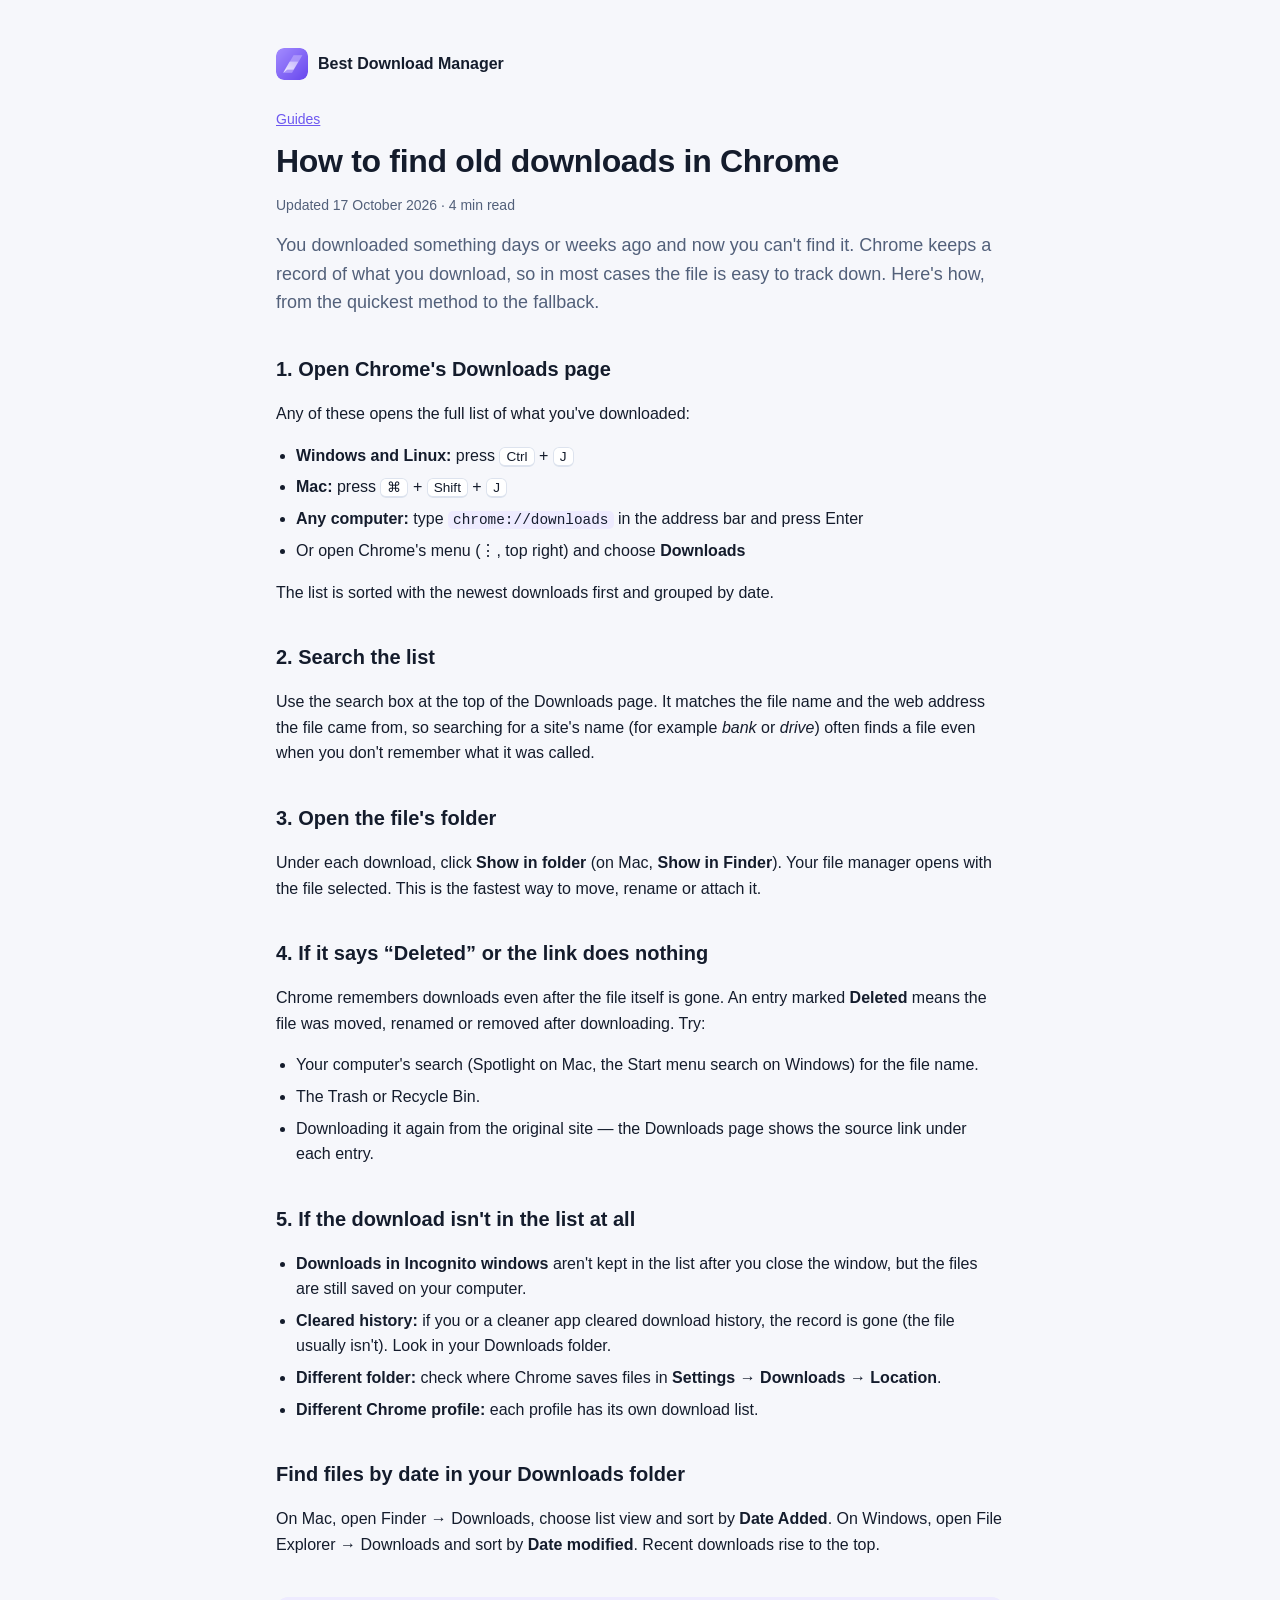
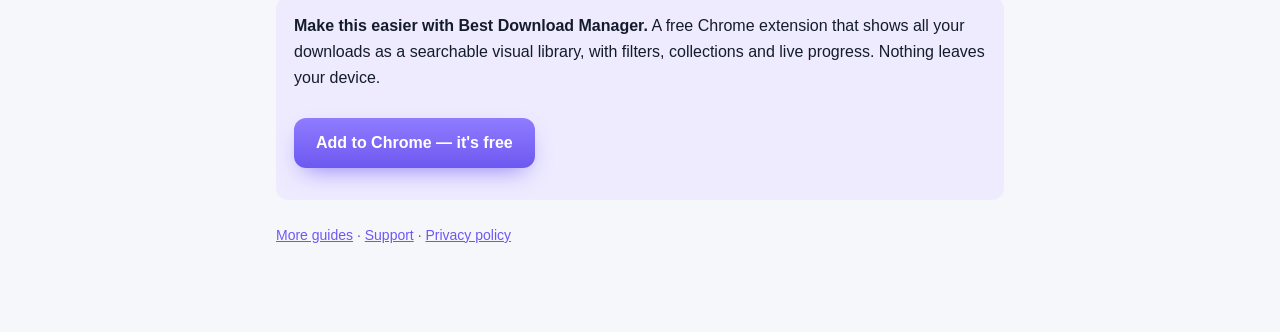
<file: guides/find-old-downloads-in-chrome.html>
<!doctype html>
<html lang="en">
  <head>
    <meta charset="utf-8" />
    <meta name="viewport" content="width=device-width, initial-scale=1" />
    <title>How to Find Old Downloads in Chrome (Windows &amp; Mac) | BDM</title>
    <meta name="description" content="Lost a file you downloaded in Chrome? Find old downloads with the Downloads page, search, Show in folder, and what to do when a file is missing." />
    <link rel="canonical" href="https://vescart.github.io/best-download-manager/guides/find-old-downloads-in-chrome.html" />
    <meta name="theme-color" content="#141235" />
    <link rel="icon" href="../icon-128.png" />
    <meta property="og:type" content="article" />
    <meta property="og:site_name" content="Best Download Manager" />
    <meta property="og:title" content="How to Find Old Downloads in Chrome (Windows &amp; Mac) | BDM" />
    <meta property="og:description" content="Lost a file you downloaded in Chrome? Find old downloads with the Downloads page, search, Show in folder, and what to do when a file is missing." />
    <meta property="og:url" content="https://vescart.github.io/best-download-manager/guides/find-old-downloads-in-chrome.html" />
    <meta property="og:image" content="https://vescart.github.io/best-download-manager/og-image.png" />
    <meta name="twitter:card" content="summary_large_image" />
    <meta name="twitter:title" content="How to Find Old Downloads in Chrome (Windows &amp; Mac) | BDM" />
    <meta name="twitter:description" content="Lost a file you downloaded in Chrome? Find old downloads with the Downloads page, search, Show in folder, and what to do when a file is missing." />
    <meta name="twitter:image" content="https://vescart.github.io/best-download-manager/og-image.png" />
    <script type="application/ld+json">
{
  "@context": "https://schema.org",
  "@type": "Article",
  "headline": "How to find old downloads in Chrome",
  "description": "Lost a file you downloaded in Chrome? Find old downloads with the Downloads page, search, Show in folder, and what to do when a file is missing.",
  "datePublished": "2026-10-17",
  "dateModified": "2026-10-17",
  "mainEntityOfPage": "https://vescart.github.io/best-download-manager/guides/find-old-downloads-in-chrome.html",
  "image": "https://vescart.github.io/best-download-manager/og-image.png",
  "author": {
    "@type": "Organization",
    "name": "Best Download Manager"
  },
  "publisher": {
    "@type": "Organization",
    "name": "Best Download Manager",
    "logo": {
      "@type": "ImageObject",
      "url": "https://vescart.github.io/best-download-manager/icon-128.png"
    }
  }
}
    </script>
    <link rel="stylesheet" href="../style.css" />
  </head>
  <body>
    <main class="page article">
      <a class="brand" href="../"><img src="../icon-128.png" alt="" width="32" height="32" /> Best Download Manager</a>
      <p class="crumbs"><a href="./">Guides</a></p>
      <h1>How to find old downloads in Chrome</h1>
      <p class="muted">Updated 17 October 2026 · 4 min read</p>
      <p class="lead-left">You downloaded something days or weeks ago and now you can't find it. Chrome keeps a record of what you download, so in most cases the file is easy to track down. Here's how, from the quickest method to the fallback.</p>

      <h2>1. Open Chrome's Downloads page</h2>
      <p>Any of these opens the full list of what you've downloaded:</p>
      <ul>
        <li><strong>Windows and Linux:</strong> press <kbd>Ctrl</kbd> + <kbd>J</kbd></li>
        <li><strong>Mac:</strong> press <kbd>⌘</kbd> + <kbd>Shift</kbd> + <kbd>J</kbd></li>
        <li><strong>Any computer:</strong> type <code>chrome://downloads</code> in the address bar and press Enter</li>
        <li>Or open Chrome's menu (⋮, top right) and choose <strong>Downloads</strong></li>
      </ul>
      <p>The list is sorted with the newest downloads first and grouped by date.</p>

      <h2>2. Search the list</h2>
      <p>Use the search box at the top of the Downloads page. It matches the file name and the web address the file came from, so searching for a site's name (for example <em>bank</em> or <em>drive</em>) often finds a file even when you don't remember what it was called.</p>

      <h2>3. Open the file's folder</h2>
      <p>Under each download, click <strong>Show in folder</strong> (on Mac, <strong>Show in Finder</strong>). Your file manager opens with the file selected. This is the fastest way to move, rename or attach it.</p>

      <h2>4. If it says “Deleted” or the link does nothing</h2>
      <p>Chrome remembers downloads even after the file itself is gone. An entry marked <strong>Deleted</strong> means the file was moved, renamed or removed after downloading. Try:</p>
      <ul>
        <li>Your computer's search (Spotlight on Mac, the Start menu search on Windows) for the file name.</li>
        <li>The Trash or Recycle Bin.</li>
        <li>Downloading it again from the original site — the Downloads page shows the source link under each entry.</li>
      </ul>

      <h2>5. If the download isn't in the list at all</h2>
      <ul>
        <li><strong>Downloads in Incognito windows</strong> aren't kept in the list after you close the window, but the files are still saved on your computer.</li>
        <li><strong>Cleared history:</strong> if you or a cleaner app cleared download history, the record is gone (the file usually isn't). Look in your Downloads folder.</li>
        <li><strong>Different folder:</strong> check where Chrome saves files in <strong>Settings → Downloads → Location</strong>.</li>
        <li><strong>Different Chrome profile:</strong> each profile has its own download list.</li>
      </ul>

      <h2>Find files by date in your Downloads folder</h2>
      <p>On Mac, open Finder → Downloads, choose list view and sort by <strong>Date Added</strong>. On Windows, open File Explorer → Downloads and sort by <strong>Date modified</strong>. Recent downloads rise to the top.</p>

      <div class="callout tryit">
        <strong>Make this easier with Best Download Manager.</strong> A free Chrome extension that shows all your downloads as a searchable
        visual library, with filters, collections and live progress. Nothing leaves your device.
        <p><a class="cta" href="https://chromewebstore.google.com/detail/ilhanahgdklnamhmbmidbmdobkoedjba" target="_blank" rel="noopener">Add to Chrome — it's free</a></p>
      </div>
      <p class="muted"><a href="./">More guides</a> · <a href="../support.html">Support</a> · <a href="../privacy.html">Privacy policy</a></p>
    </main>
  </body>
</html>
</file>
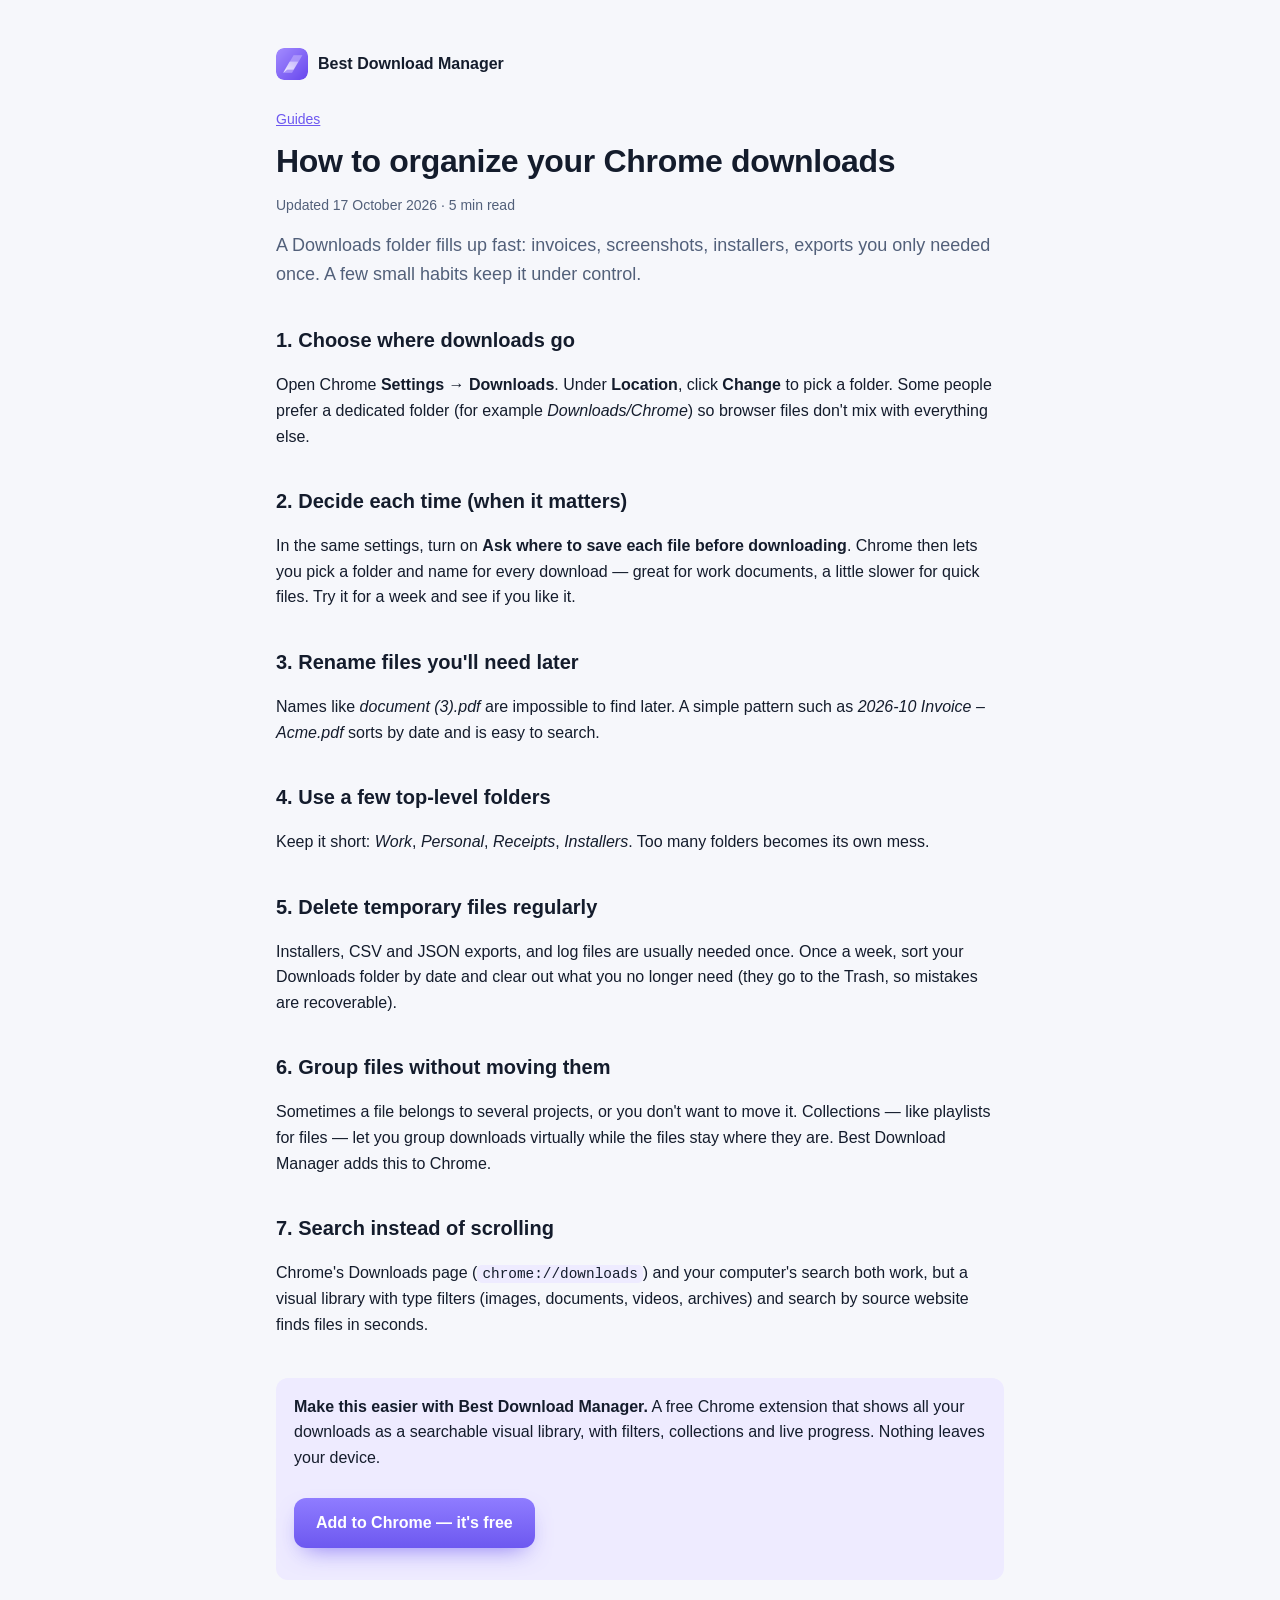
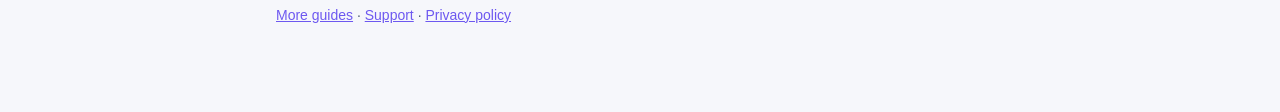
<file: guides/organize-chrome-downloads.html>
<!doctype html>
<html lang="en">
  <head>
    <meta charset="utf-8" />
    <meta name="viewport" content="width=device-width, initial-scale=1" />
    <title>How to Organize Chrome Downloads: 7 Simple Habits | BDM</title>
    <meta name="description" content="Stop drowning in your Downloads folder. Seven practical ways to organize Chrome downloads: folders, save prompts, naming, cleanup and collections." />
    <link rel="canonical" href="https://vescart.github.io/best-download-manager/guides/organize-chrome-downloads.html" />
    <meta name="theme-color" content="#141235" />
    <link rel="icon" href="../icon-128.png" />
    <meta property="og:type" content="article" />
    <meta property="og:site_name" content="Best Download Manager" />
    <meta property="og:title" content="How to Organize Chrome Downloads: 7 Simple Habits | BDM" />
    <meta property="og:description" content="Stop drowning in your Downloads folder. Seven practical ways to organize Chrome downloads: folders, save prompts, naming, cleanup and collections." />
    <meta property="og:url" content="https://vescart.github.io/best-download-manager/guides/organize-chrome-downloads.html" />
    <meta property="og:image" content="https://vescart.github.io/best-download-manager/og-image.png" />
    <meta name="twitter:card" content="summary_large_image" />
    <meta name="twitter:title" content="How to Organize Chrome Downloads: 7 Simple Habits | BDM" />
    <meta name="twitter:description" content="Stop drowning in your Downloads folder. Seven practical ways to organize Chrome downloads: folders, save prompts, naming, cleanup and collections." />
    <meta name="twitter:image" content="https://vescart.github.io/best-download-manager/og-image.png" />
    <script type="application/ld+json">
{
  "@context": "https://schema.org",
  "@type": "Article",
  "headline": "How to organize your Chrome downloads",
  "description": "Stop drowning in your Downloads folder. Seven practical ways to organize Chrome downloads: folders, save prompts, naming, cleanup and collections.",
  "datePublished": "2026-10-17",
  "dateModified": "2026-10-17",
  "mainEntityOfPage": "https://vescart.github.io/best-download-manager/guides/organize-chrome-downloads.html",
  "image": "https://vescart.github.io/best-download-manager/og-image.png",
  "author": {
    "@type": "Organization",
    "name": "Best Download Manager"
  },
  "publisher": {
    "@type": "Organization",
    "name": "Best Download Manager",
    "logo": {
      "@type": "ImageObject",
      "url": "https://vescart.github.io/best-download-manager/icon-128.png"
    }
  }
}
    </script>
    <link rel="stylesheet" href="../style.css" />
  </head>
  <body>
    <main class="page article">
      <a class="brand" href="../"><img src="../icon-128.png" alt="" width="32" height="32" /> Best Download Manager</a>
      <p class="crumbs"><a href="./">Guides</a></p>
      <h1>How to organize your Chrome downloads</h1>
      <p class="muted">Updated 17 October 2026 · 5 min read</p>
      <p class="lead-left">A Downloads folder fills up fast: invoices, screenshots, installers, exports you only needed once. A few small habits keep it under control.</p>

      <h2>1. Choose where downloads go</h2>
      <p>Open Chrome <strong>Settings → Downloads</strong>. Under <strong>Location</strong>, click <strong>Change</strong> to pick a folder. Some people prefer a dedicated folder (for example <em>Downloads/Chrome</em>) so browser files don't mix with everything else.</p>

      <h2>2. Decide each time (when it matters)</h2>
      <p>In the same settings, turn on <strong>Ask where to save each file before downloading</strong>. Chrome then lets you pick a folder and name for every download — great for work documents, a little slower for quick files. Try it for a week and see if you like it.</p>

      <h2>3. Rename files you'll need later</h2>
      <p>Names like <em>document (3).pdf</em> are impossible to find later. A simple pattern such as <em>2026-10 Invoice – Acme.pdf</em> sorts by date and is easy to search.</p>

      <h2>4. Use a few top-level folders</h2>
      <p>Keep it short: <em>Work</em>, <em>Personal</em>, <em>Receipts</em>, <em>Installers</em>. Too many folders becomes its own mess.</p>

      <h2>5. Delete temporary files regularly</h2>
      <p>Installers, CSV and JSON exports, and log files are usually needed once. Once a week, sort your Downloads folder by date and clear out what you no longer need (they go to the Trash, so mistakes are recoverable).</p>

      <h2>6. Group files without moving them</h2>
      <p>Sometimes a file belongs to several projects, or you don't want to move it. Collections — like playlists for files — let you group downloads virtually while the files stay where they are. Best Download Manager adds this to Chrome.</p>

      <h2>7. Search instead of scrolling</h2>
      <p>Chrome's Downloads page (<code>chrome://downloads</code>) and your computer's search both work, but a visual library with type filters (images, documents, videos, archives) and search by source website finds files in seconds.</p>

      <div class="callout tryit">
        <strong>Make this easier with Best Download Manager.</strong> A free Chrome extension that shows all your downloads as a searchable
        visual library, with filters, collections and live progress. Nothing leaves your device.
        <p><a class="cta" href="https://chromewebstore.google.com/detail/ilhanahgdklnamhmbmidbmdobkoedjba" target="_blank" rel="noopener">Add to Chrome — it's free</a></p>
      </div>
      <p class="muted"><a href="./">More guides</a> · <a href="../support.html">Support</a> · <a href="../privacy.html">Privacy policy</a></p>
    </main>
  </body>
</html>
</file>
<file: style.css>
:root {
  --bg: #f6f7fb;
  --card: #ffffff;
  --fg: #141c2c;
  --fg2: #52607a;
  --line: #dde3ee;
  --accent: #6d58f0;
  --soft: #eeebff;
  color-scheme: light;
}
@media (prefers-color-scheme: dark) {
  :root {
    --bg: #0b121c;
    --card: #131c28;
    --fg: #eef2fa;
    --fg2: #a0aec6;
    --line: #253246;
    --accent: #a090ff;
    --soft: #231f52;
    color-scheme: dark;
  }
}
* { box-sizing: border-box; }
body {
  margin: 0;
  background: var(--bg);
  color: var(--fg);
  font: 16px/1.6 ui-sans-serif, -apple-system, "Segoe UI", Roboto, sans-serif;
}
.page { max-width: 760px; margin: 0 auto; padding: 48px 16px 72px; }
.center { text-align: center; }
.brand { display: inline-flex; align-items: center; gap: 10px; font-weight: 600; color: var(--fg); text-decoration: none; }
.brand img { border-radius: 8px; }
h1 { font-size: 34px; line-height: 1.2; margin: 24px 0 6px; letter-spacing: -0.01em; }
h2 { font-size: 20px; margin: 36px 0 8px; }
a { color: var(--accent); }
.muted { color: var(--fg2); font-size: 14px; }
.lead { color: var(--fg2); font-size: 18px; max-width: 560px; margin: 8px auto 24px; }
.callout { margin: 24px 0; padding: 16px 18px; background: var(--soft); border-radius: 12px; }
ul { padding-left: 20px; }
li { margin: 6px 0; }
.features { display: inline-block; text-align: left; background: var(--card); border: 1px solid var(--line); border-radius: 14px; padding: 18px 22px 18px 40px; }
table { width: 100%; border-collapse: collapse; background: var(--card); border: 1px solid var(--line); border-radius: 12px; overflow: hidden; font-size: 15px; }
th, td { text-align: left; vertical-align: top; padding: 10px 14px; border-bottom: 1px solid var(--line); }
th { color: var(--fg2); font-weight: 600; font-size: 13px; }
tr:last-child td { border-bottom: 0; }
td:first-child { white-space: nowrap; font-family: ui-monospace, SFMono-Regular, Menlo, monospace; font-size: 13px; }
@media (max-width: 560px) { td:first-child { white-space: normal; } }
details { background: var(--card); border: 1px solid var(--line); border-radius: 12px; padding: 0 16px; margin: 10px 0; }
details[open] { padding-bottom: 4px; }
summary { cursor: pointer; padding: 12px 0; font-weight: 600; }
details p { margin: 0 0 12px; color: var(--fg2); }
code { font-family: ui-monospace, SFMono-Regular, Menlo, monospace; font-size: 0.9em; background: var(--soft); padding: 1px 5px; border-radius: 5px; }
.cta { display: inline-block; margin: 4px 0 28px; padding: 12px 22px; border-radius: 12px; background: linear-gradient(#8f7cff, #6d58f0); color: #fff; font-weight: 600; text-decoration: none; box-shadow: 0 10px 24px -10px rgba(109, 88, 240, 0.8); }
.cta:hover { filter: brightness(1.08); }
.article h1 { font-size: 32px; }
.lead-left { color: var(--fg2); font-size: 18px; margin: 12px 0 8px; }
.crumbs { margin: 20px 0 -12px; font-size: 14px; }
kbd { font-family: inherit; font-size: 0.85em; border: 1px solid var(--line); border-bottom-width: 2px; border-radius: 6px; padding: 1px 6px; background: var(--card); }
ol { padding-left: 22px; }
.tryit { margin-top: 40px; }
.tryit .cta { margin: 12px 0 0; }
.guide-list { list-style: none; padding: 0; }
.guide-list li { background: var(--card); border: 1px solid var(--line); border-radius: 12px; padding: 14px 16px; margin: 12px 0; }
.linkish { background: none; border: 0; padding: 0; font: inherit; color: var(--accent); text-decoration: underline; cursor: pointer; }
.join, .join[open] { margin: 4px 0 0; padding: 0; background: none; border: 0; }
.join > summary.cta { list-style: none; cursor: pointer; margin: 0; padding: 12px 22px; }
.join > summary::-webkit-details-marker { display: none; }
.join[open] > summary { filter: brightness(1.08); }
.join-menu { margin-top: 12px; max-width: 420px; background: var(--card); border: 1px solid var(--line); border-radius: 14px; padding: 8px; }
.join-hint { margin: 4px 8px 8px; font-size: 14px; color: var(--fg2); }
.join-opt { display: block; width: 100%; text-align: left; padding: 10px 12px; border-radius: 10px; color: var(--fg); text-decoration: none; background: none; border: 0; font: inherit; cursor: pointer; }
.join-opt:hover, .join-opt:focus-visible { background: var(--soft); }
.join-opt strong { display: block; font-size: 15px; }
.join-opt span { display: block; font-size: 13px; color: var(--fg2); }
</file>
